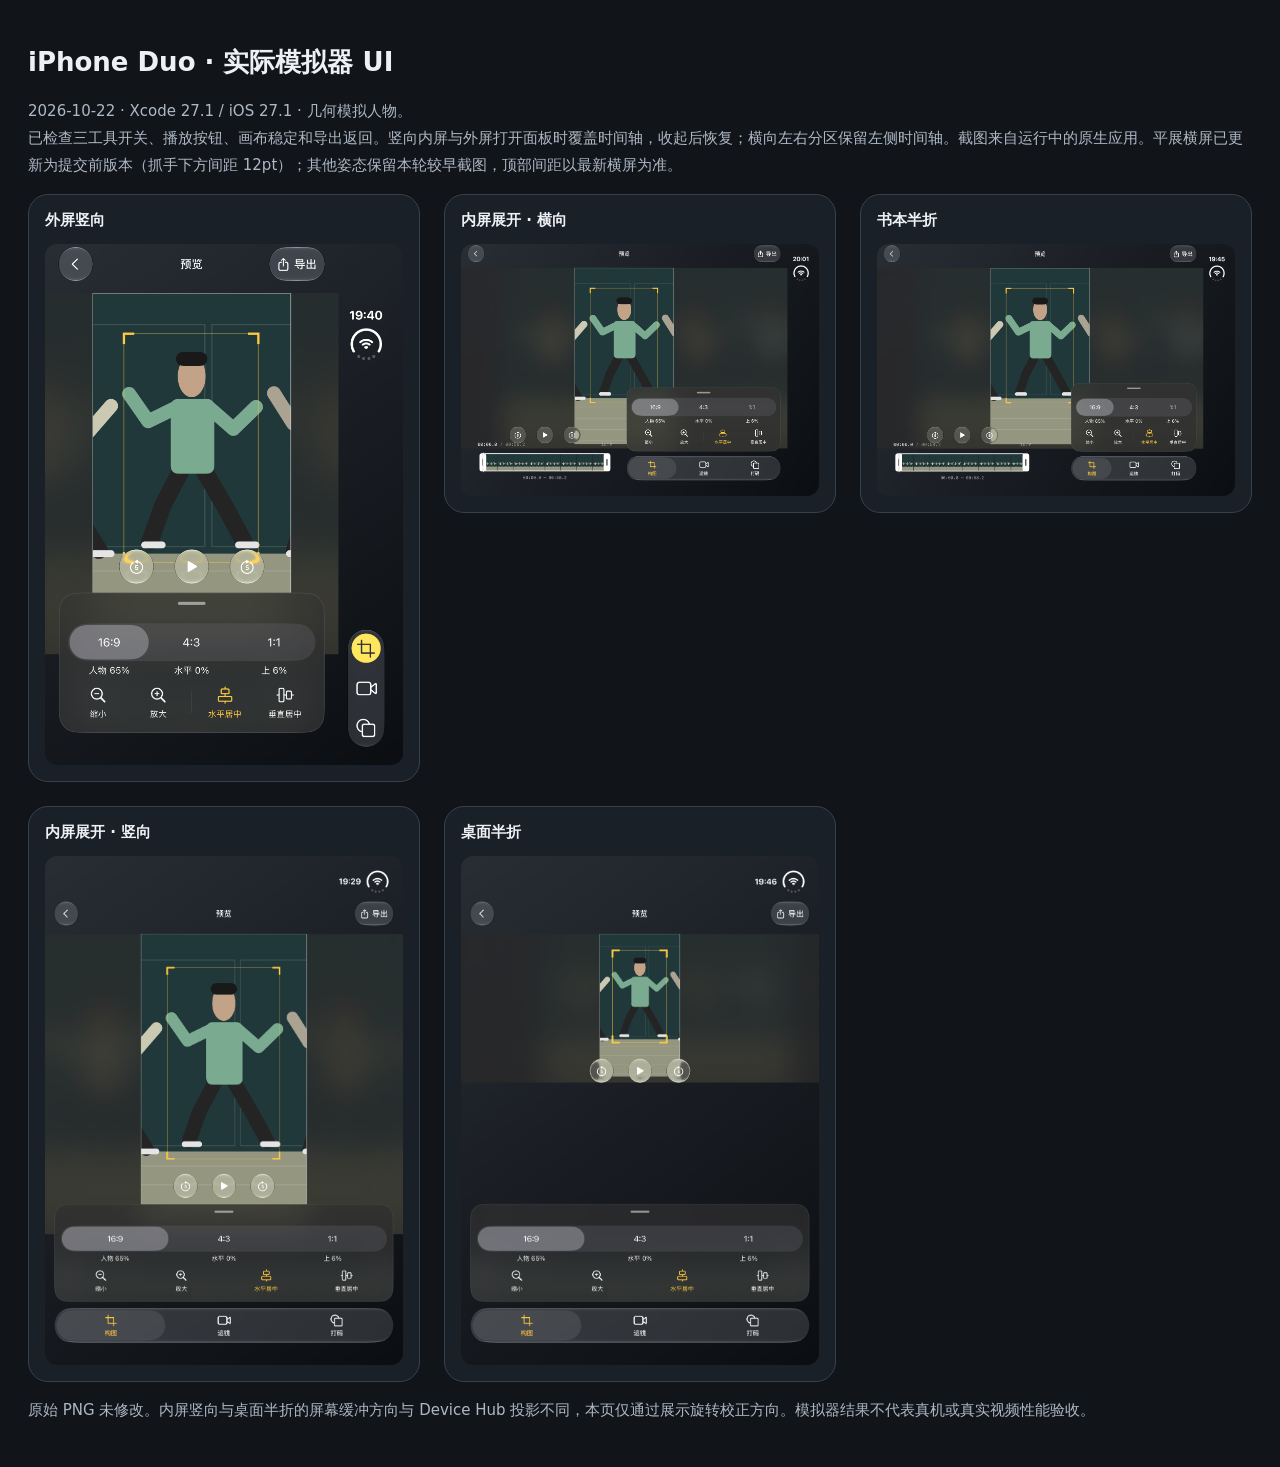
<file: docs/design-assets/duo/simulator-2026-10-22/index.html>
<!doctype html><html lang="zh-CN"><meta charset="utf-8"><meta name="viewport" content="width=device-width,initial-scale=1"><title>Duo 实际模拟器 UI 验证</title><style>*{box-sizing:border-box}body{margin:0;background:#11151a;color:#edf0f4;font:15px system-ui;padding:28px}h1{font-size:26px}p{color:#aeb8c5;line-height:1.8}.grid{display:grid;grid-template-columns:repeat(auto-fit,minmax(320px,1fr));gap:24px;align-items:start}figure{margin:0;padding:16px;border:1px solid #38414b;border-radius:20px;background:#1a2028}figcaption{margin-bottom:14px;font-weight:600}img{display:block;width:100%;height:auto;border-radius:12px}.rotate{transform:rotate(180deg)}a{color:#e9c566}</style><h1>iPhone Duo · 实际模拟器 UI</h1><p>2026-10-22 · Xcode 27.1 / iOS 27.1 · 几何模拟人物。<br>已检查三工具开关、播放按钮、画布稳定和导出返回。竖向内屏与外屏打开面板时覆盖时间轴，收起后恢复；横向左右分区保留左侧时间轴。截图来自运行中的原生应用。平展横屏已更新为提交前版本（抓手下方间距 12pt）；其他姿态保留本轮较早截图，顶部间距以最新横屏为准。</p><div class="grid"><figure><figcaption>外屏竖向</figcaption><a href="outer-portrait.png"><img class="" src="outer-portrait.png" alt="外屏竖向实际截图"></a></figure><figure><figcaption>内屏展开 · 横向</figcaption><a href="inner-landscape.png"><img class="" src="inner-landscape.png" alt="内屏展开 · 横向实际截图"></a></figure><figure><figcaption>书本半折</figcaption><a href="book.png"><img class="" src="book.png" alt="书本半折实际截图"></a></figure><figure><figcaption>内屏展开 · 竖向</figcaption><a href="inner-portrait-raw.png"><img class="rotate" src="inner-portrait-raw.png" alt="内屏展开 · 竖向实际截图"></a></figure><figure><figcaption>桌面半折</figcaption><a href="table-raw.png"><img class="rotate" src="table-raw.png" alt="桌面半折实际截图"></a></figure></div><p>原始 PNG 未修改。内屏竖向与桌面半折的屏幕缓冲方向与 Device Hub 投影不同，本页仅通过展示旋转校正方向。模拟器结果不代表真机或真实视频性能验收。</p></html>
</file>
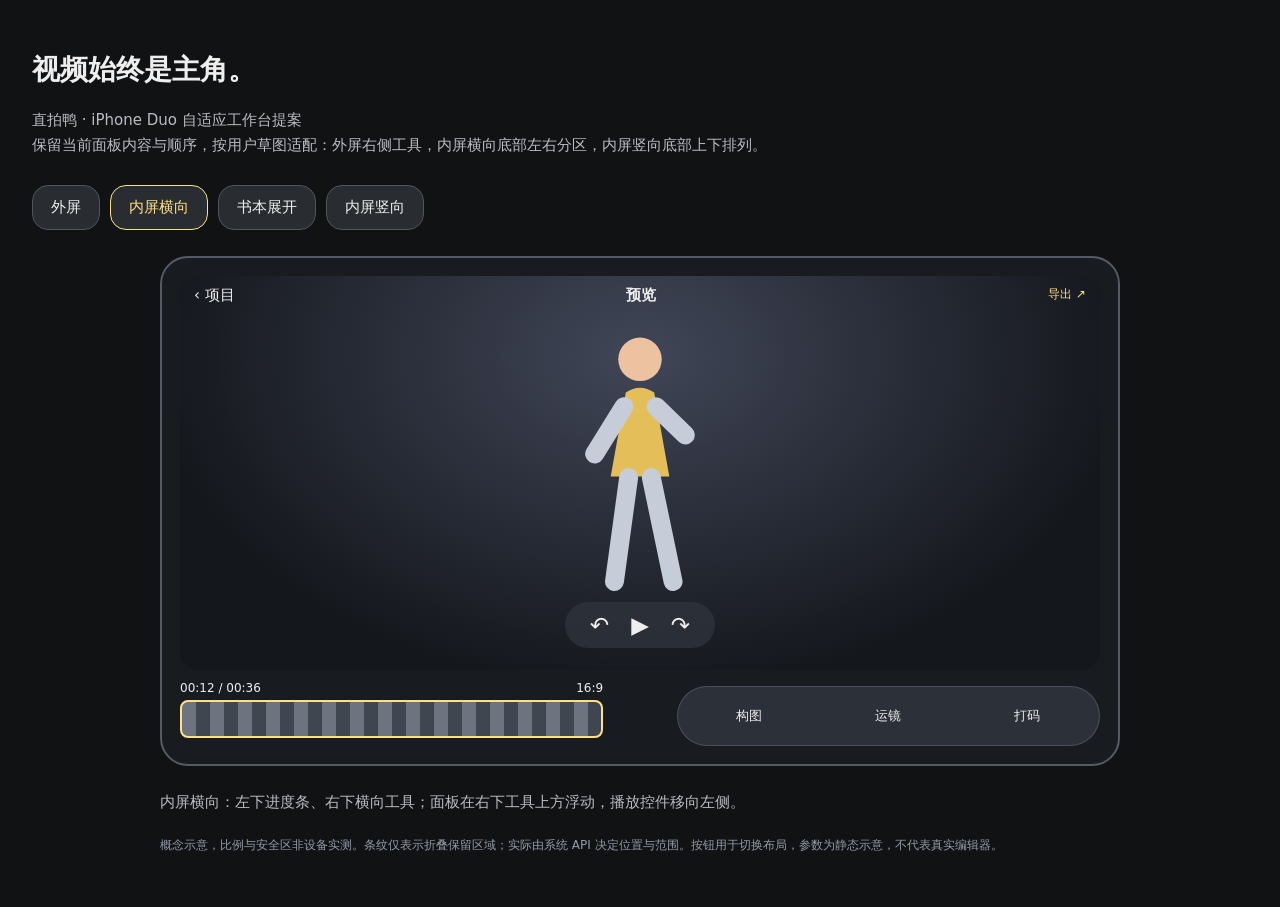
<file: docs/design-assets/duo/2026-10-22-adaptive-workspace.html>
<!doctype html><html lang="zh-CN"><meta charset="utf-8"><meta name="viewport" content="width=device-width, initial-scale=1"><title>直拍鸭 · Duo 工作台设计</title><style>
*{box-sizing:border-box}body{margin:0;background:#101214;color:#eee;font:15px system-ui;padding:32px}h1{font-size:28px}p{color:#b9bcc1;line-height:1.7}button{font:inherit;color:inherit;cursor:pointer;background:#292d32;border:1px solid #50545b;border-radius:16px;padding:12px 18px}button[aria-pressed=true]{color:#ffe184;border-color:#ffe184}nav{display:flex;gap:10px;flex-wrap:wrap;margin:26px 0}.device{margin:auto;width:100%;max-width:960px;height:510px;border:2px solid #555b64;border-radius:28px;background:#181c21;position:relative;overflow:hidden}.canvas{position:absolute;inset:18px 18px 94px;border-radius:18px;background:radial-gradient(ellipse at 50% 20%,#414658,#14171c 75%);display:flex;align-items:center;justify-content:center}.figure{height:72%;width:30%}.canvas>.tag{display:none}.controls{position:absolute;inset:18px;pointer-events:none}.controls>*{pointer-events:auto}.top{position:absolute;top:10px;left:14px;right:14px;display:flex;justify-content:space-between}.tag{color:#ffe184;font-size:12px}.tools{position:absolute;bottom:0;left:54%;right:0;height:60px;padding:4px;display:flex;border-radius:32px;background:#30353cdd;border:1px solid #ffffff25;gap:4px}.tools button{flex:1;border:0;background:none;border-radius:28px;padding:8px;font-size:13px}.tools button[aria-pressed=true]{background:#ffffff18}.timeline{position:absolute;bottom:8px;left:0;width:46%;height:38px;border:2px solid #ffe184;border-radius:8px;background:repeating-linear-gradient(90deg,#6d7480 0 14px,#3f4650 14px 28px)}.controls>.readings{position:absolute;bottom:51px;left:0;width:46%;display:flex;justify-content:space-between;font-size:12px}.transport{position:absolute;bottom:98px;left:calc(50% - 75px);width:150px;text-align:center;font-size:23px;padding:10px;border-radius:32px;background:#30353cbb}.panel-open .transport{left:calc(24% - 75px)}#settings{position:absolute;bottom:80px;left:54%;right:0;padding:12px;border-radius:24px;background:#30353ce8;border:1px solid #ffffff25;backdrop-filter:blur(18px)}#settings[hidden]{display:none}.handle{height:4px;width:32px;border-radius:5px;background:#ffffff55;margin:0 auto 12px}#settings .readings{display:flex;justify-content:space-around;font-size:12px;margin:12px 0}#settings .handle+.readings{height:48px;background:#ffffff12;border-radius:12px;align-items:center;margin:0 0 12px}.adjustments{display:flex;gap:6px;margin-top:12px}.adjustments button{padding:8px 2px;border:0;background:none;font-size:12px;min-height:44px;flex:1}.rail,.fold{display:none}.device.outer{max-width:460px;height:640px}.outer .canvas{right:100px;bottom:92px}.outer .top{right:90px}.outer .tools{left:auto;right:0;width:64px;height:194px;flex-direction:column}.outer .timeline,.outer .controls>.readings{width:auto;right:82px}.outer #settings{left:0;right:82px;bottom:64px}.outer .transport,.outer.panel-open .transport{left:calc((100% - 82px)/2 - 75px);bottom:110px}.outer.panel-open .transport{bottom:300px}.device.portrait{max-width:440px;height:710px}.portrait .canvas{bottom:240px}.portrait .tools{left:0;right:0}.portrait .timeline,.portrait .controls>.readings{width:100%;right:0}.portrait .timeline{bottom:78px}.portrait .controls>.readings{bottom:122px}.portrait .transport{left:calc(50% - 75px);bottom:205px}.portrait #settings{left:0;right:0;bottom:118px}.portrait.panel-open .transport{left:calc(50% - 75px);bottom:290px}.caption{max-width:960px;margin:20px auto}.note{font-size:12px;color:#939ba7}.viewport{overflow-x:auto;padding-bottom:4px}@media(max-width:650px){body{padding:16px}.device.flat,.device.book{min-width:590px}.device.outer,.device.portrait{min-width:330px}}
</style>
<h1>视频始终是主角。</h1><p>直拍鸭 · iPhone Duo 自适应工作台提案<br>保留当前面板内容与顺序，按用户草图适配：外屏右侧工具，内屏横向底部左右分区，内屏竖向底部上下排列。</p><nav aria-label="布局示意"><button data-mode="outer">外屏</button><button data-mode="flat" aria-pressed="true">内屏横向</button><button data-mode="book">书本展开</button><button data-mode="portrait">内屏竖向</button></nav><div class="viewport"><main class="device flat" id="device"><section class="canvas" aria-label="纯几何模拟人物"><svg class="figure" viewBox="0 0 120 300" role="img" aria-label="绘制的模拟舞者"><circle cx="60" cy="30" r="23" fill="#edc2a1"/><path d="M45 65 Q60 55 75 65 L91 154 29 154Z" fill="#e4bf59"/><path d="M43 80 L12 130 M77 80 L108 110 M48 155 L33 265 M72 155 L95 265" fill="none" stroke="#c6ccd8" stroke-width="20" stroke-linecap="round"/></svg><span class="tag" style="position:absolute;top:18px;left:18px">预览 · 模拟素材</span></section><section class="controls"><div class="top"><span>‹ 项目</span><strong>预览</strong><span class="tag">导出 ↗</span></div><div class="transport">↶ &nbsp; ▶ &nbsp; ↷</div><div class="readings"><span>00:12 / 00:36</span><span>16:9</span></div><div class="timeline" aria-label="时间轴示意"></div><div class="tools"><button aria-pressed="false">构图</button><button>运镜</button><button>打码</button></div><div id="settings" hidden><div class="handle"></div><div class="readings"><span>16:9</span><span>4:3</span><span>1:1</span></div><div class="readings"><span>占比 60%</span><span>左右 0%</span><span>上下 0%</span></div><div class="adjustments"><button aria-label="缩小">−</button><button aria-label="放大">＋</button><button>水平居中</button><button>垂直居中</button></div></div></section><div class="fold"></div><aside class="rail" aria-label="系统侧栏位置示意"><span>‹</span><span>↗</span><span>•••</span></aside></main></div><p class="caption" id="caption">展开：工具横向固定在底部，与时间轴保持普通 iPhone 的顺序；面板向上浮动，展开时仍显示时间轴。</p><p class="caption note">概念示意，比例与安全区非设备实测。条纹仅表示折叠保留区域；实际由系统 API 决定位置与范围。按钮用于切换布局，参数为静态示意，不代表真实编辑器。</p><script>
const device=document.getElementById('device'),panel=document.getElementById('settings');
const captions={outer:'外屏：右侧竖向工具；进度条位于视频下方，面板覆盖视频下部并保留进度条。',flat:'内屏横向：左下进度条、右下横向工具；面板在右下工具上方浮动，播放控件移向左侧。',book:'书本展开：与内屏横向保持一致，左下进度条、右下工具，面板在工具上方浮动。',portrait:'内屏竖向：上方视频，底部依次为进度条和横向工具；面板浮在工具上方，播放控件在展开时移入视频。'};
document.querySelectorAll('[data-mode]').forEach(b=>b.onclick=()=>{device.className='device '+b.dataset.mode+(panel.hidden?'':' panel-open');document.getElementById('caption').textContent=captions[b.dataset.mode];document.querySelectorAll('[data-mode]').forEach(x=>x.setAttribute('aria-pressed',String(x===b)))});
document.querySelectorAll('.tools button').forEach(b=>b.onclick=()=>{if(b.textContent!=='构图')return;panel.hidden=!panel.hidden;b.setAttribute('aria-pressed',String(!panel.hidden));device.classList.toggle('panel-open',!panel.hidden)});
document.getElementById('caption').textContent=captions.flat;
</script></html>
</file>
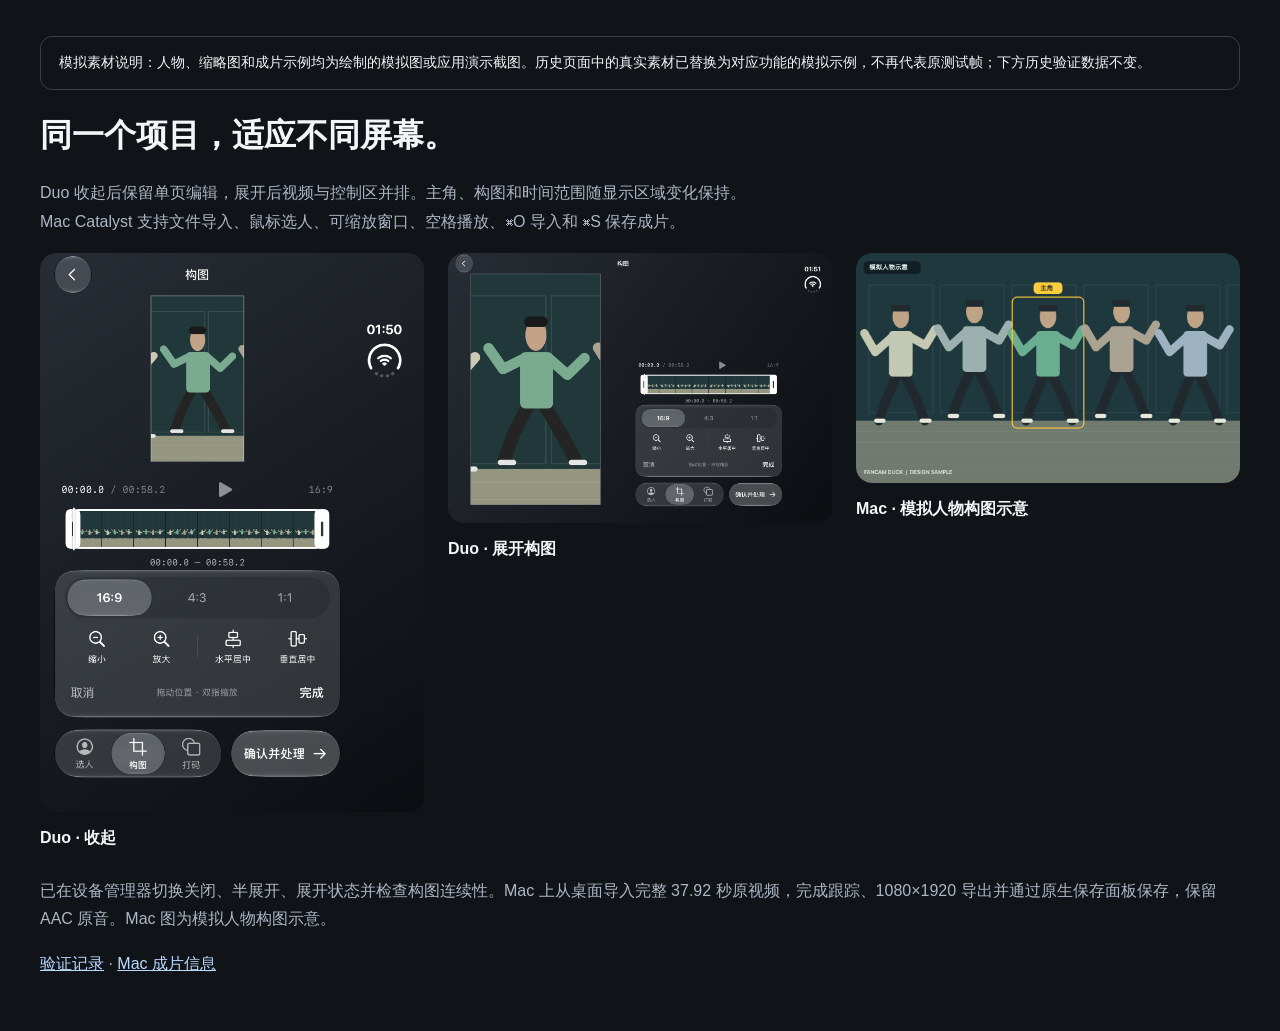
<file: docs/validation/adaptive-workspace/review.html>
<!doctype html><html lang="zh-CN"><meta charset="utf-8"><meta name="viewport" content="width=device-width,initial-scale=1"><title>直拍鸭 · Duo 与 Mac 适配</title><style>body{margin:0;background:#101318;color:#f4f5f7;font:16px -apple-system,BlinkMacSystemFont,sans-serif}main{max-width:1200px;margin:auto;padding:36px 24px}p{color:#adb6c4;line-height:1.8}section{display:grid;grid-template-columns:repeat(auto-fit,minmax(280px,1fr));gap:24px}figure{margin:0}img{width:100%;max-height:700px;object-fit:contain;background:#090b0e;border-radius:16px}figcaption{margin:12px 0;font-weight:600}a{color:#bad9ff}</style><main><aside class="synthetic-notice" style="padding:14px 18px;margin:0 0 24px;border:1px solid #8196ae55;border-radius:12px;font-size:14px;line-height:1.7">模拟素材说明：人物、缩略图和成片示例均为绘制的模拟图或应用演示截图。历史页面中的真实素材已替换为对应功能的模拟示例，不再代表原测试帧；下方历史验证数据不变。</aside><h1>同一个项目，适应不同屏幕。</h1><p>Duo 收起后保留单页编辑，展开后视频与控制区并排。主角、构图和时间范围随显示区域变化保持。<br>Mac Catalyst 支持文件导入、鼠标选人、可缩放窗口、空格播放、⌘O 导入和 ⌘S 保存成片。</p><section><figure><img src="duo-closed.png"><figcaption>Duo · 收起</figcaption></figure><figure><img src="duo-open.png"><figcaption>Duo · 展开构图</figcaption></figure><figure><img src="../../design-assets/baseline.png"><figcaption>Mac · 模拟人物构图示意</figcaption></figure></section><p>已在设备管理器切换关闭、半展开、展开状态并检查构图连续性。Mac 上从桌面导入完整 37.92 秒原视频，完成跟踪、1080×1920 导出并通过原生保存面板保存，保留 AAC 原音。Mac 图为模拟人物构图示意。</p><p><a href="verification.json">验证记录</a> · <a href="mac-export.json">Mac 成片信息</a></p></main></html>
</file>
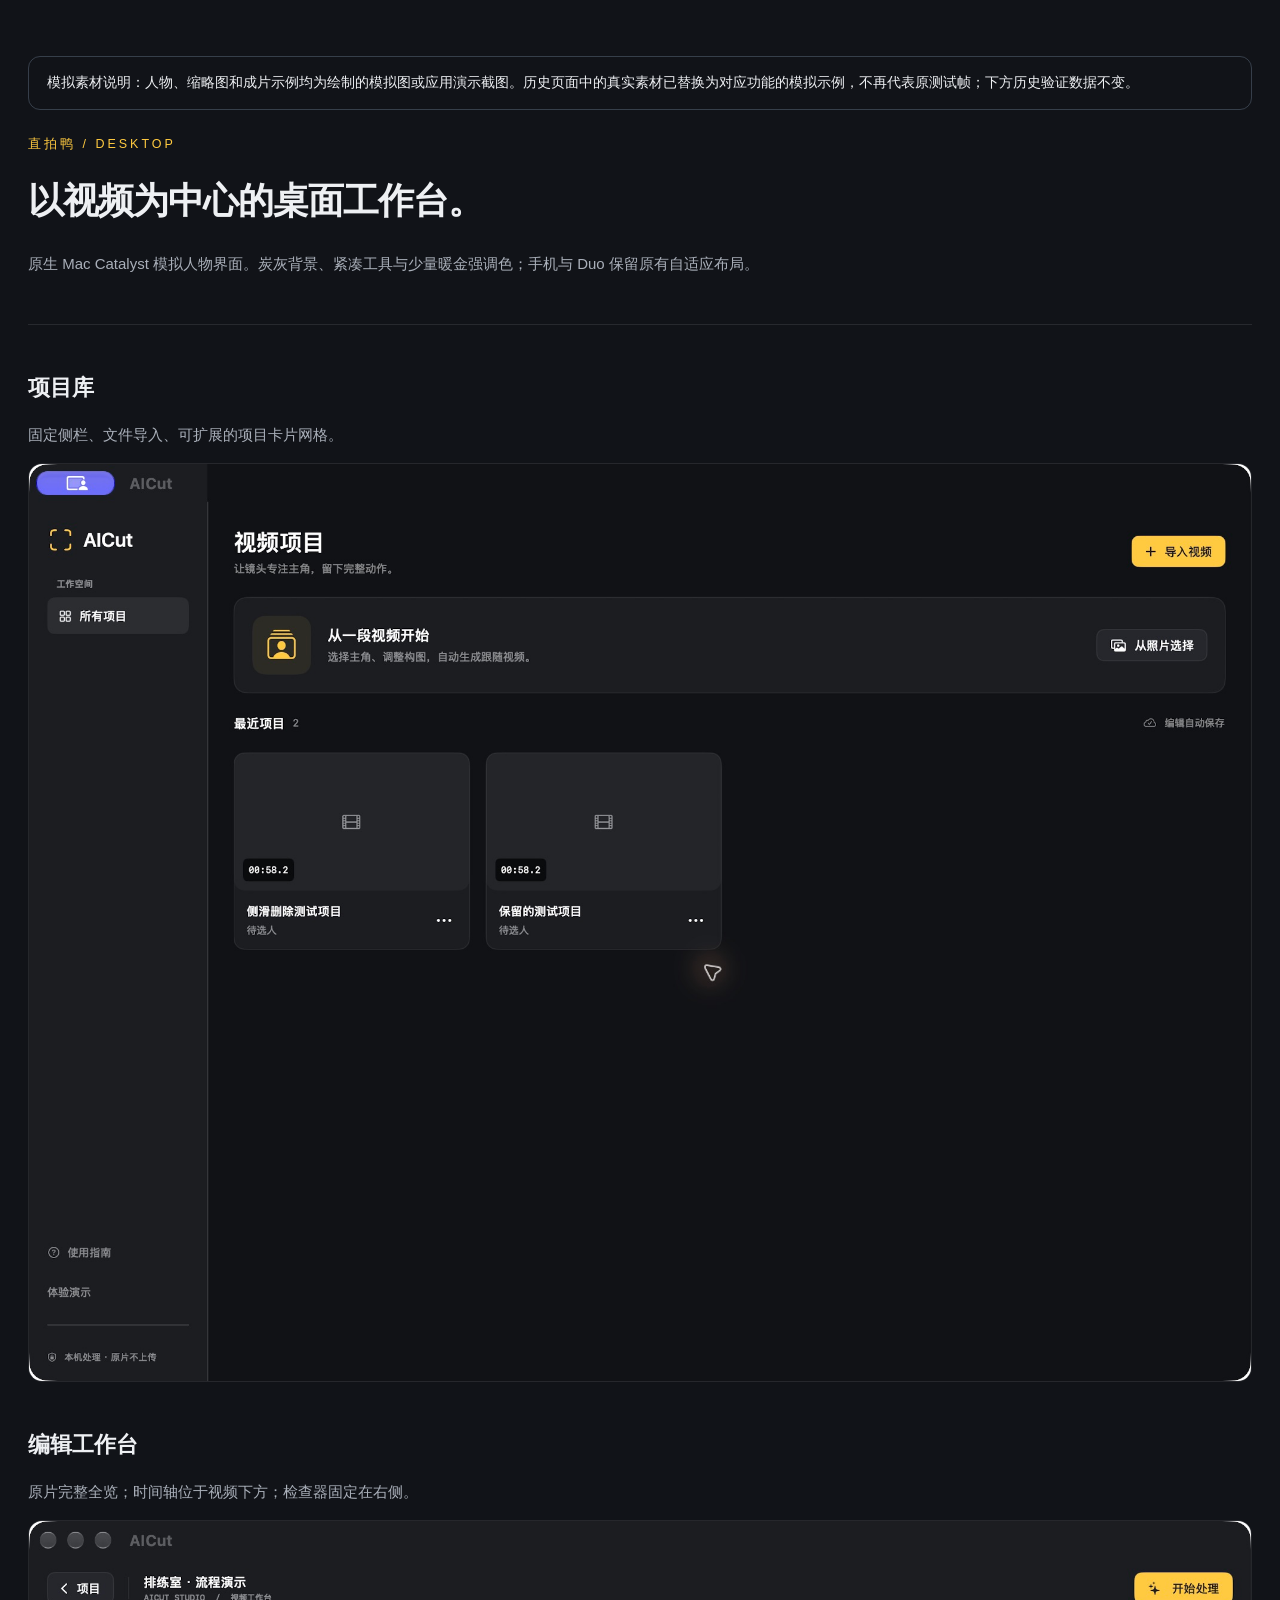
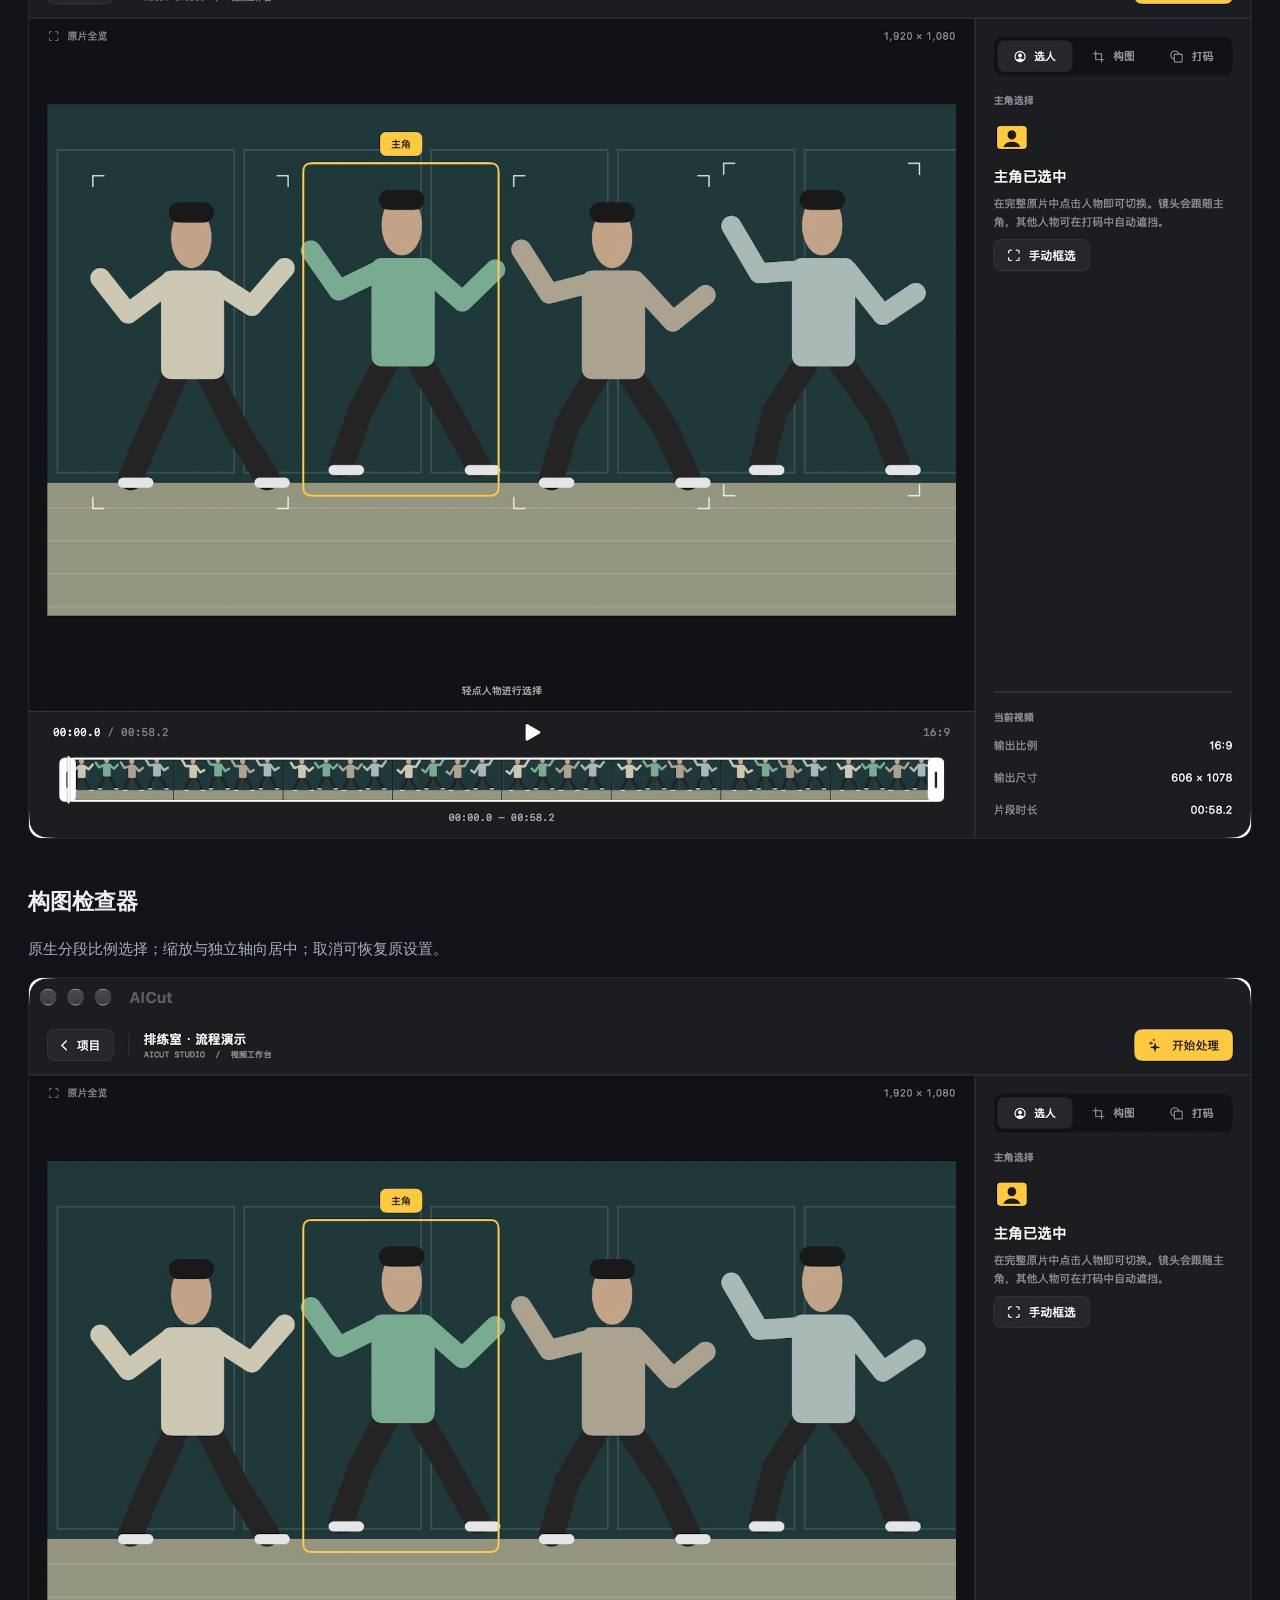
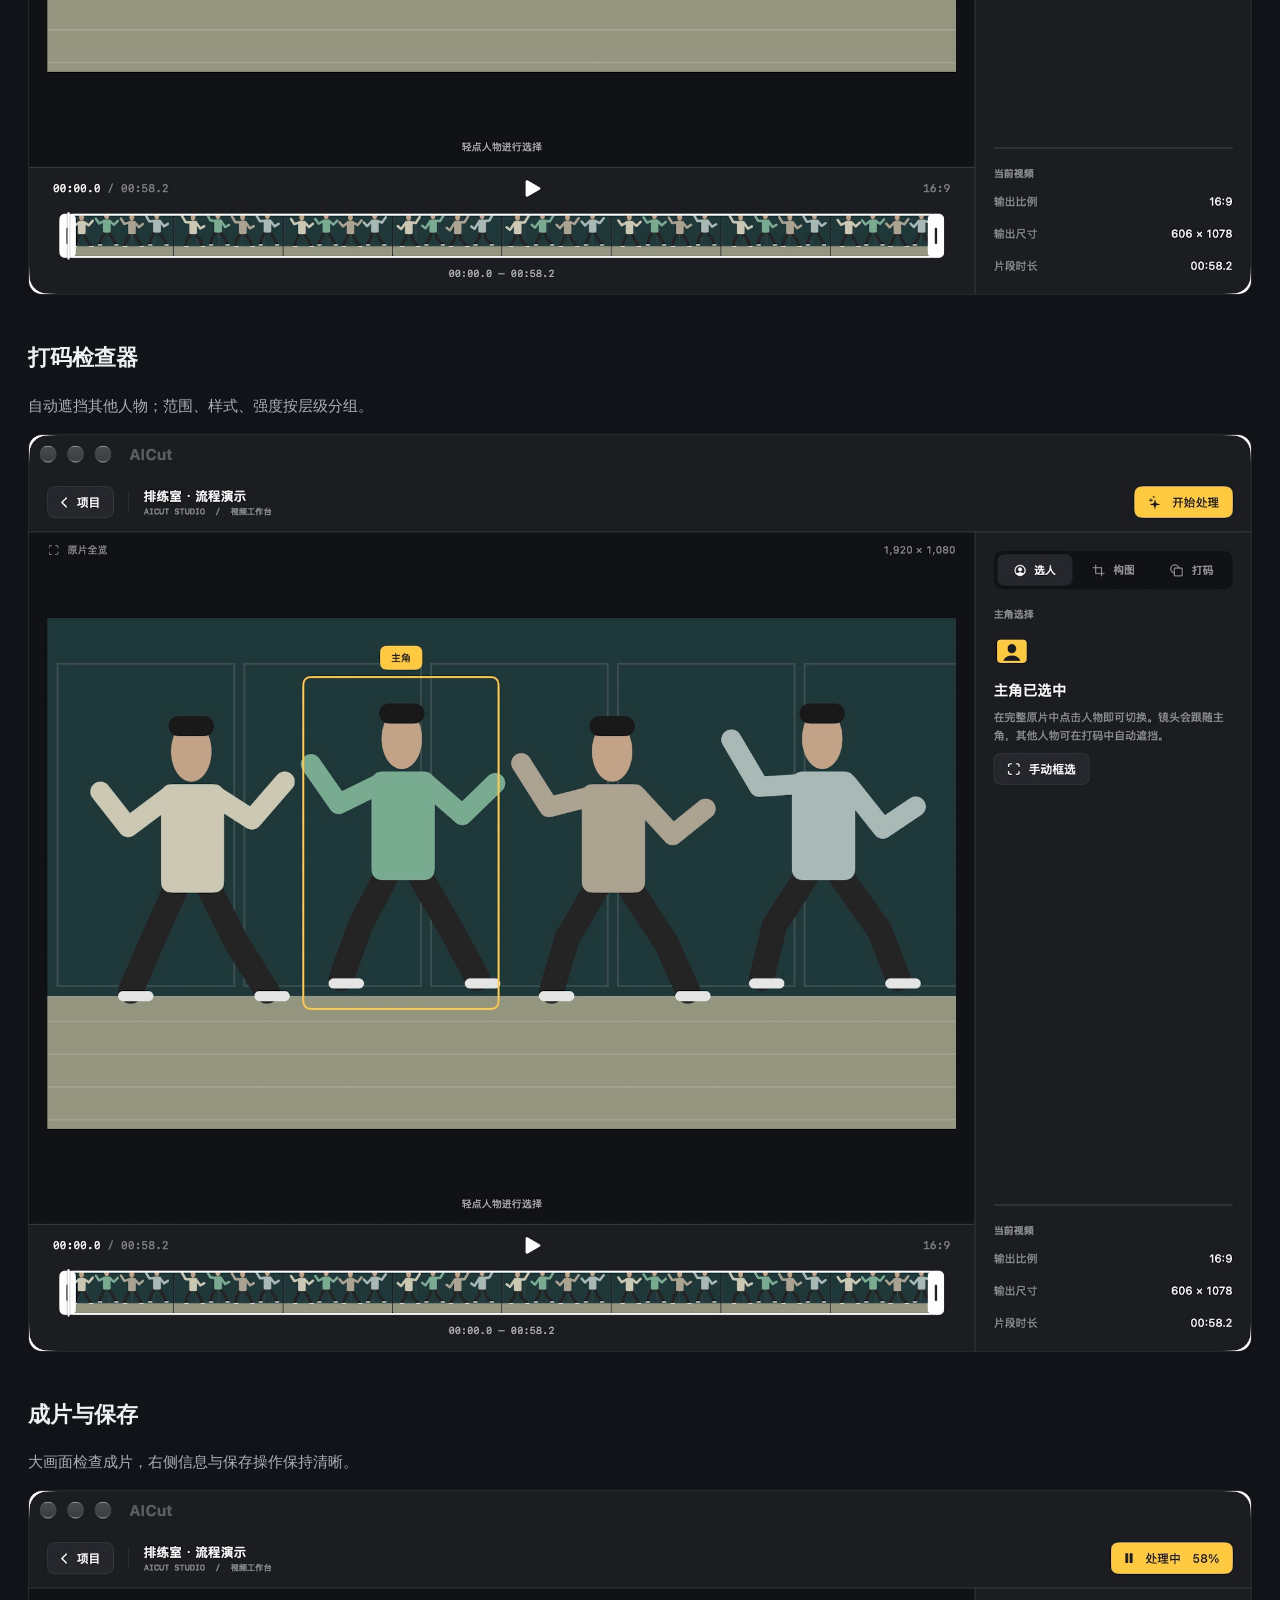
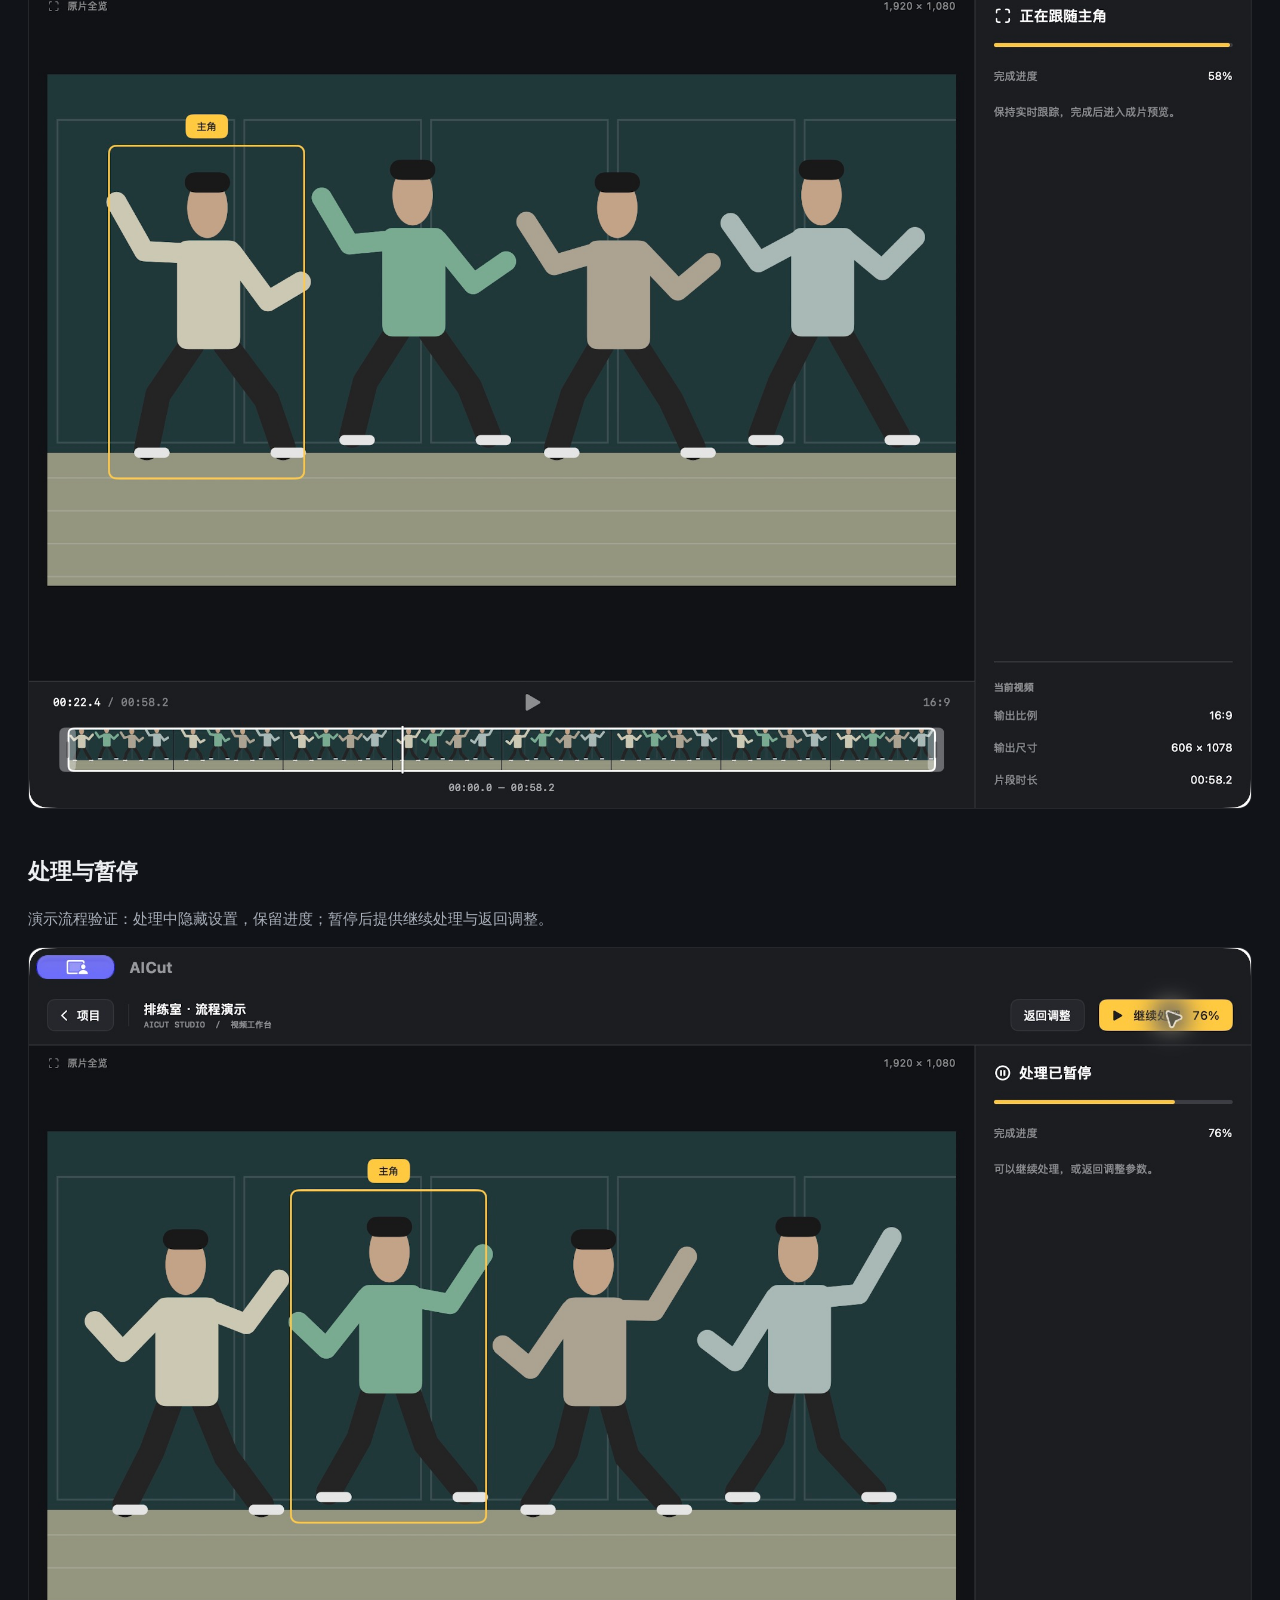
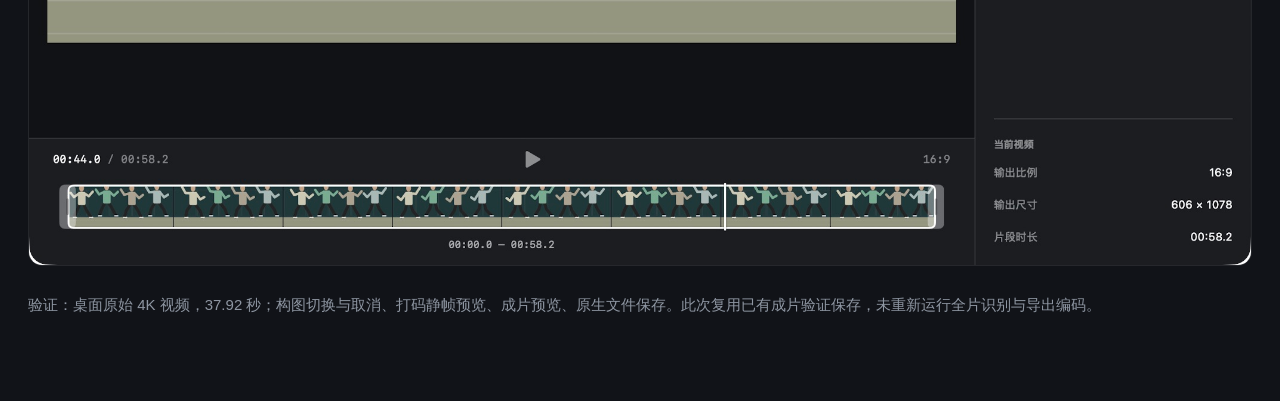
<file: docs/validation/desktop-redesign/review.html>
<!doctype html><html lang="zh-CN"><meta charset="utf-8"><meta name="viewport" content="width=device-width,initial-scale=1"><title>直拍鸭 · 桌面工作台</title><style>*{box-sizing:border-box}body{margin:0;background:#111318;color:#eef0f3;font:15px -apple-system,BlinkMacSystemFont,sans-serif}main{max-width:1280px;margin:auto;padding:56px 28px}header{padding-bottom:32px;border-bottom:1px solid #ffffff18}small{color:#ffca40;letter-spacing:3px}h1{font-size:36px;letter-spacing:-1px}p{color:#a9afb9;line-height:1.8}section{margin-top:48px}h2{font-size:22px}img{display:block;width:100%;border:1px solid #ffffff16;border-radius:14px}a{color:inherit}footer{padding:30px 0;color:#8e96a2}</style><main><aside class="synthetic-notice" style="padding:14px 18px;margin:0 0 24px;border:1px solid #8196ae55;border-radius:12px;font-size:14px;line-height:1.7">模拟素材说明：人物、缩略图和成片示例均为绘制的模拟图或应用演示截图。历史页面中的真实素材已替换为对应功能的模拟示例，不再代表原测试帧；下方历史验证数据不变。</aside><header><small>直拍鸭 / DESKTOP</small><h1>以视频为中心的桌面工作台。</h1><p>原生 Mac Catalyst 模拟人物界面。炭灰背景、紧凑工具与少量暖金强调色；手机与 Duo 保留原有自适应布局。</p></header><section><h2>项目库</h2><p>固定侧栏、文件导入、可扩展的项目卡片网格。</p><a href="../../design-assets/mac/library.png"><img src="../../design-assets/mac/library.png" alt="项目库" loading="lazy"></a></section><section><h2>编辑工作台</h2><p>原片完整全览；时间轴位于视频下方；检查器固定在右侧。</p><a href="../../design-assets/mac/editor.png"><img src="../../design-assets/mac/editor.png" alt="编辑工作台" loading="lazy"></a></section><section><h2>构图检查器</h2><p>原生分段比例选择；缩放与独立轴向居中；取消可恢复原设置。</p><a href="../../design-assets/mac/composition.png"><img src="../../design-assets/mac/composition.png" alt="构图检查器" loading="lazy"></a></section><section><h2>打码检查器</h2><p>自动遮挡其他人物；范围、样式、强度按层级分组。</p><a href="../../design-assets/mac/redaction.png"><img src="../../design-assets/mac/redaction.png" alt="打码检查器" loading="lazy"></a></section><section><h2>成片与保存</h2><p>大画面检查成片，右侧信息与保存操作保持清晰。</p><a href="../../design-assets/mac/export.png"><img src="../../design-assets/mac/export.png" alt="成片与保存" loading="lazy"></a></section><section><h2>处理与暂停</h2><p>演示流程验证：处理中隐藏设置，保留进度；暂停后提供继续处理与返回调整。</p><a href="paused-demo.png"><img src="paused-demo.png" alt="桌面暂停处理，演示素材" loading="lazy"></a></section><footer>验证：桌面原始 4K 视频，37.92 秒；构图切换与取消、打码静帧预览、成片预览、原生文件保存。此次复用已有成片验证保存，未重新运行全片识别与导出编码。</footer></main></html>
</file>
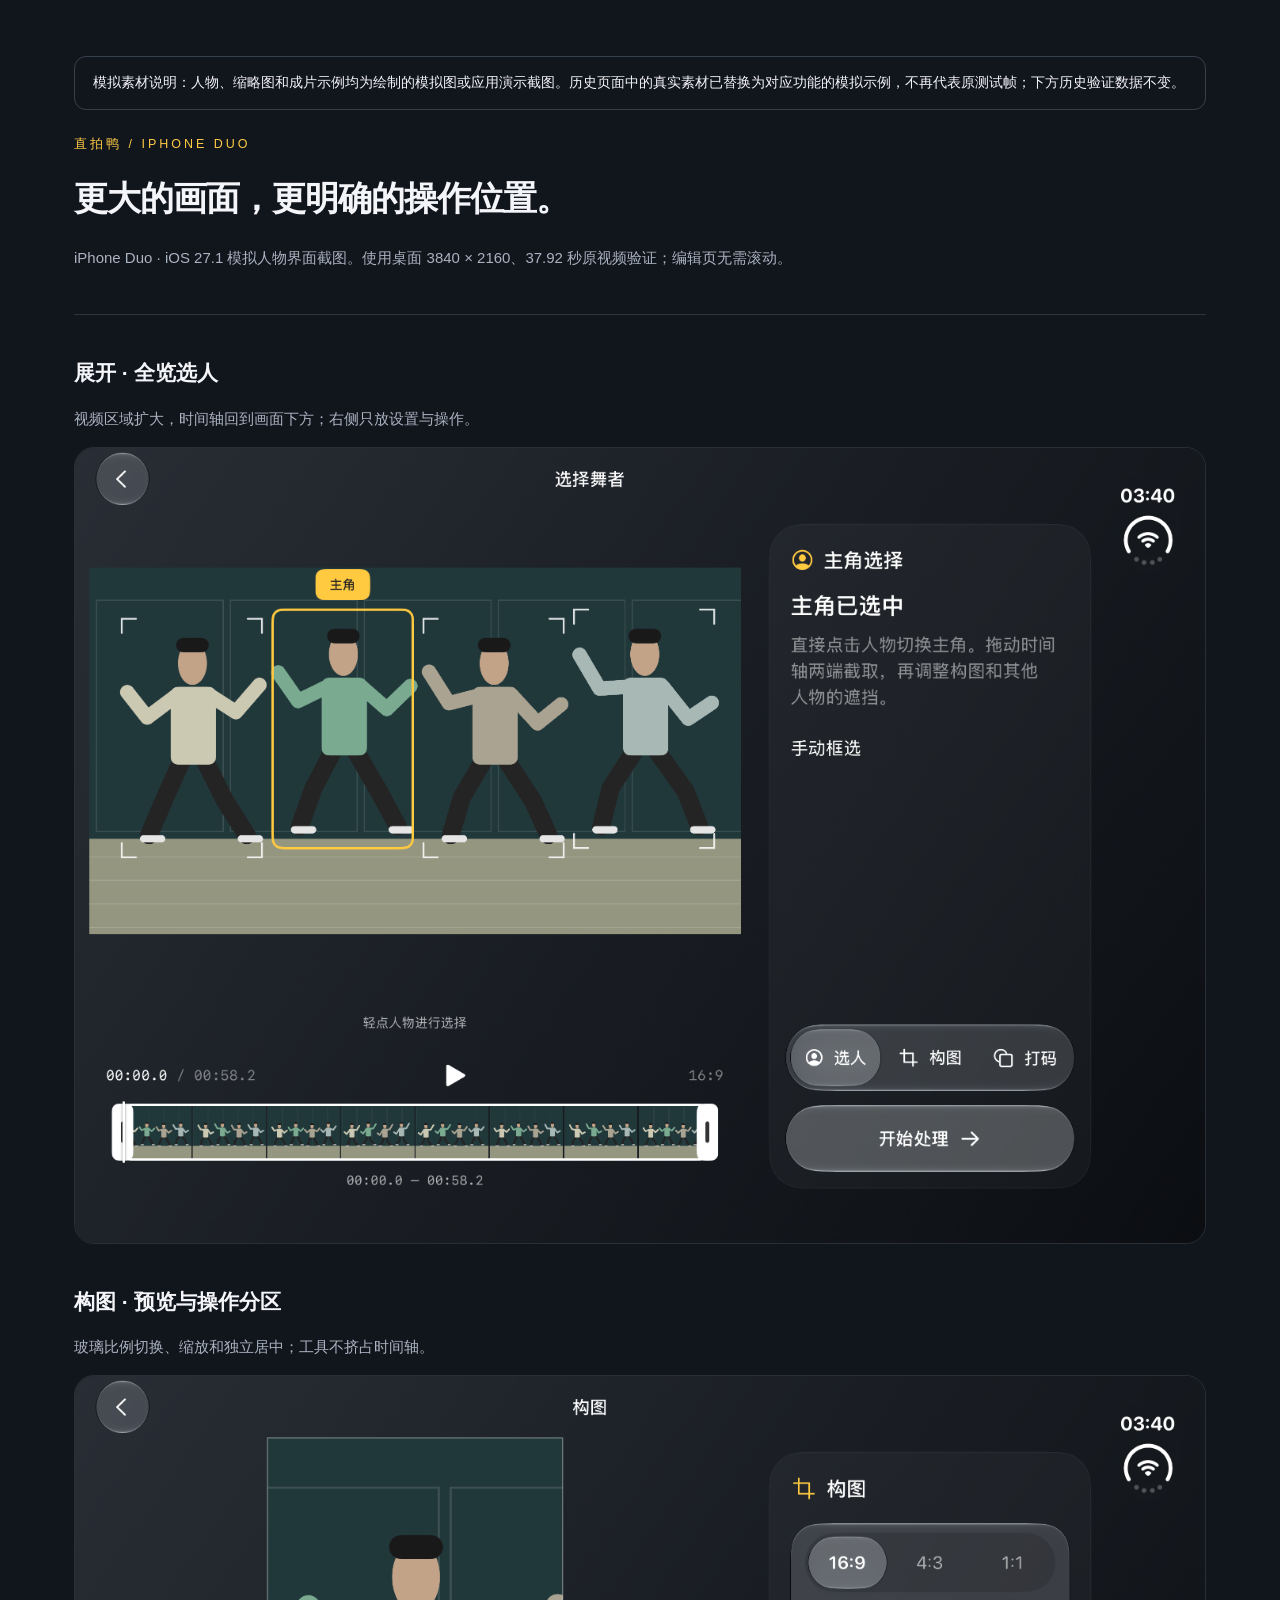
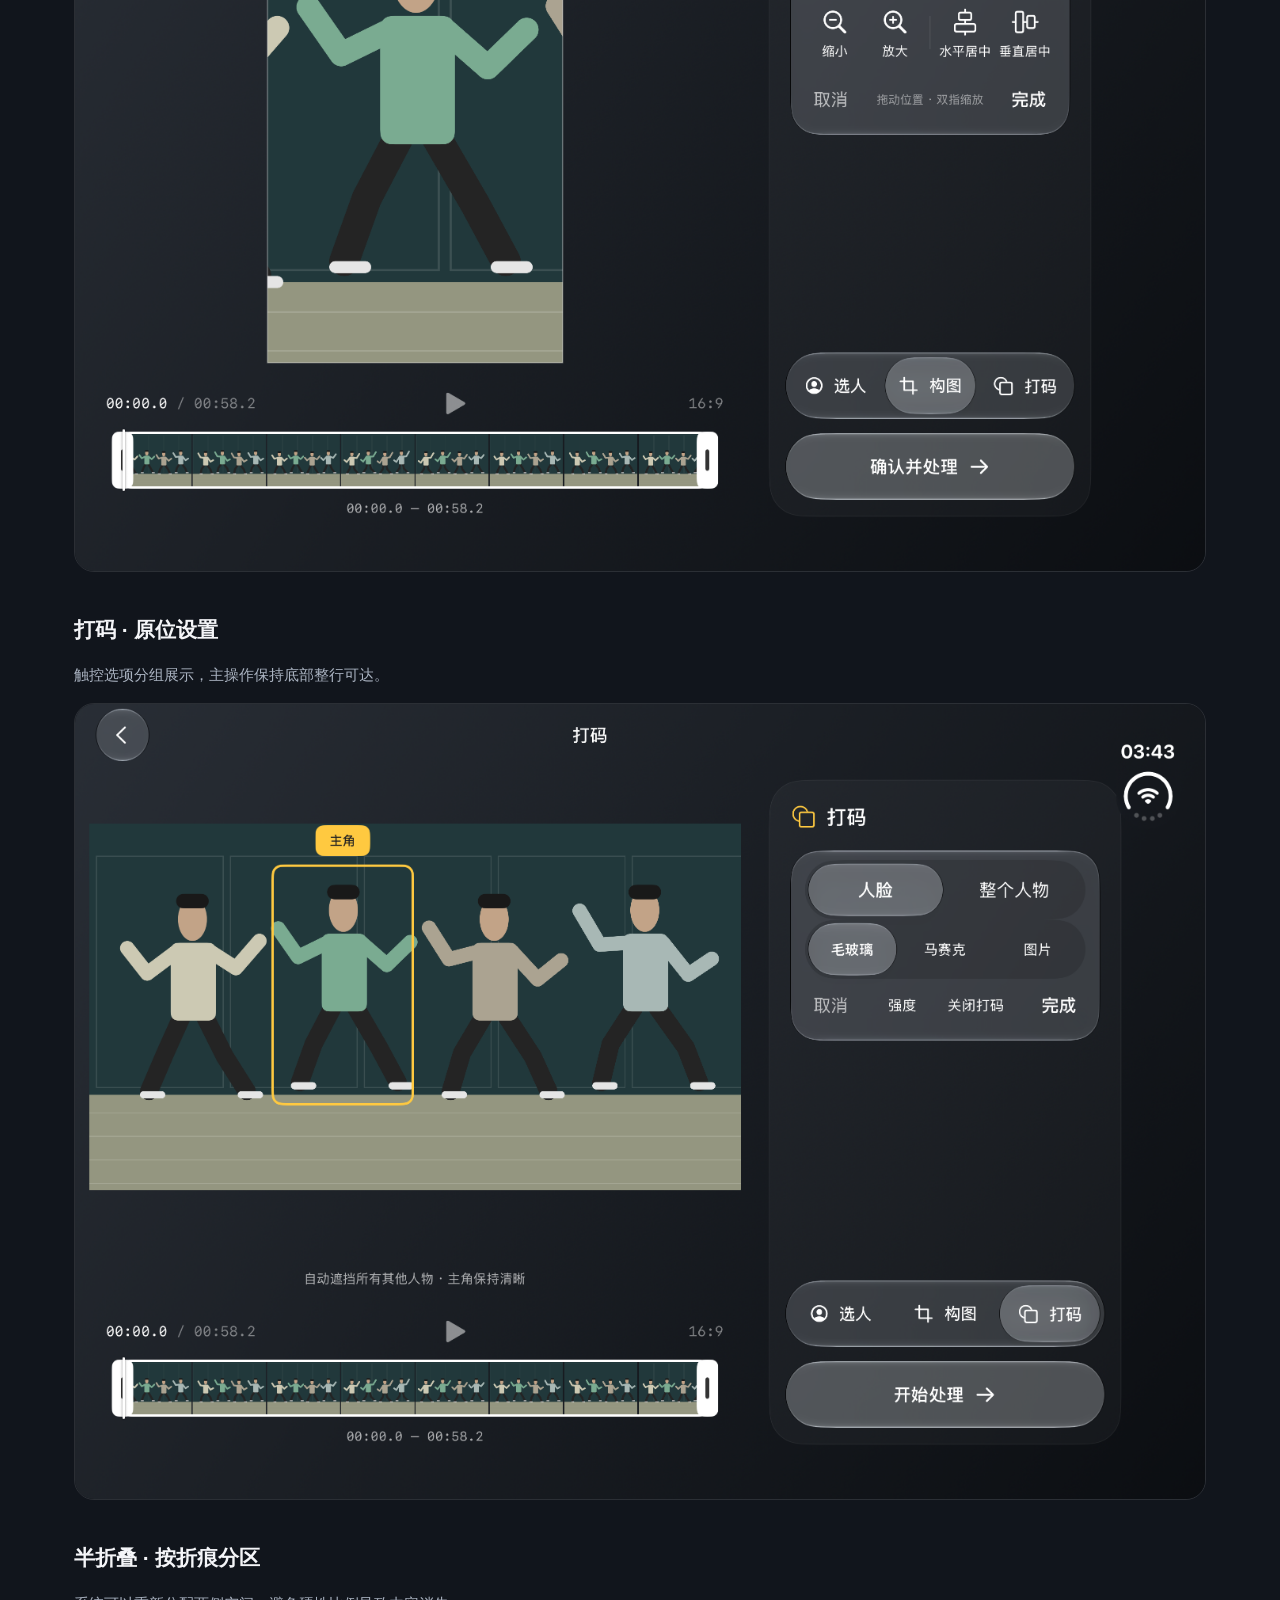
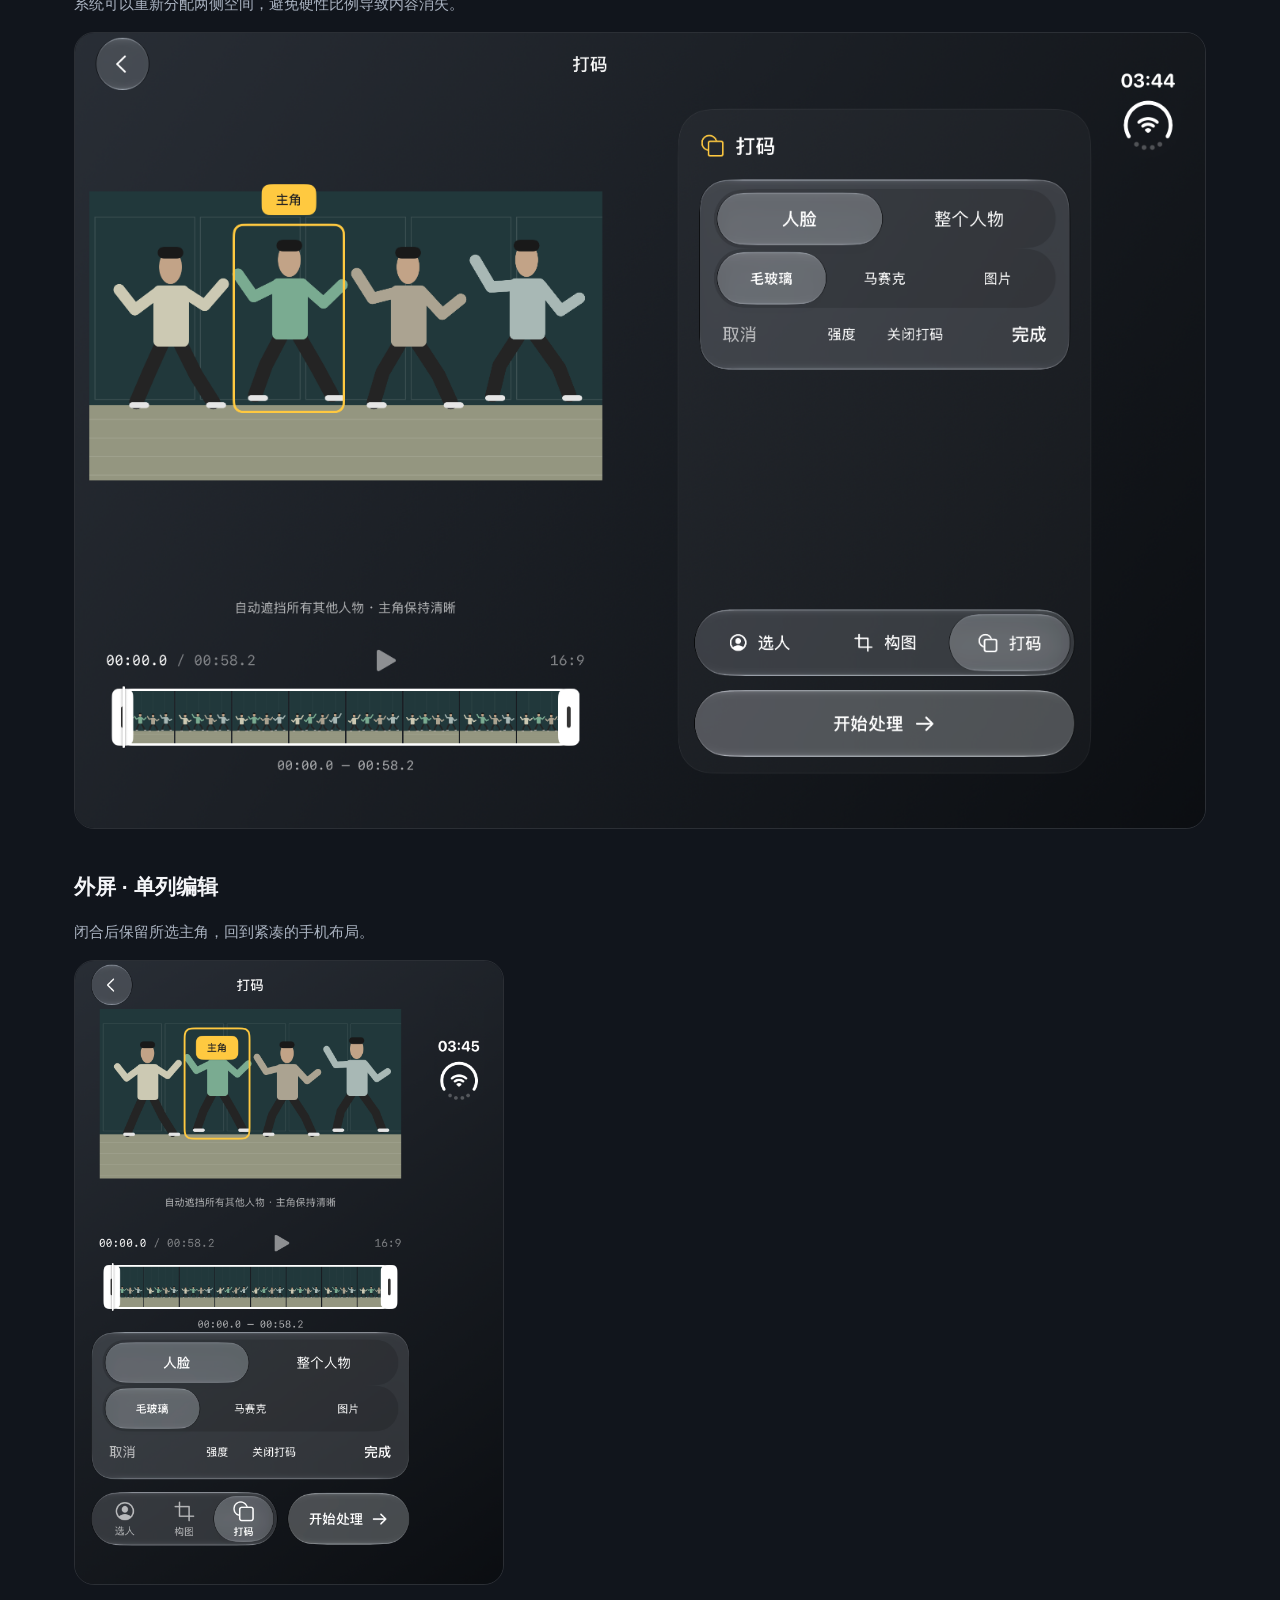
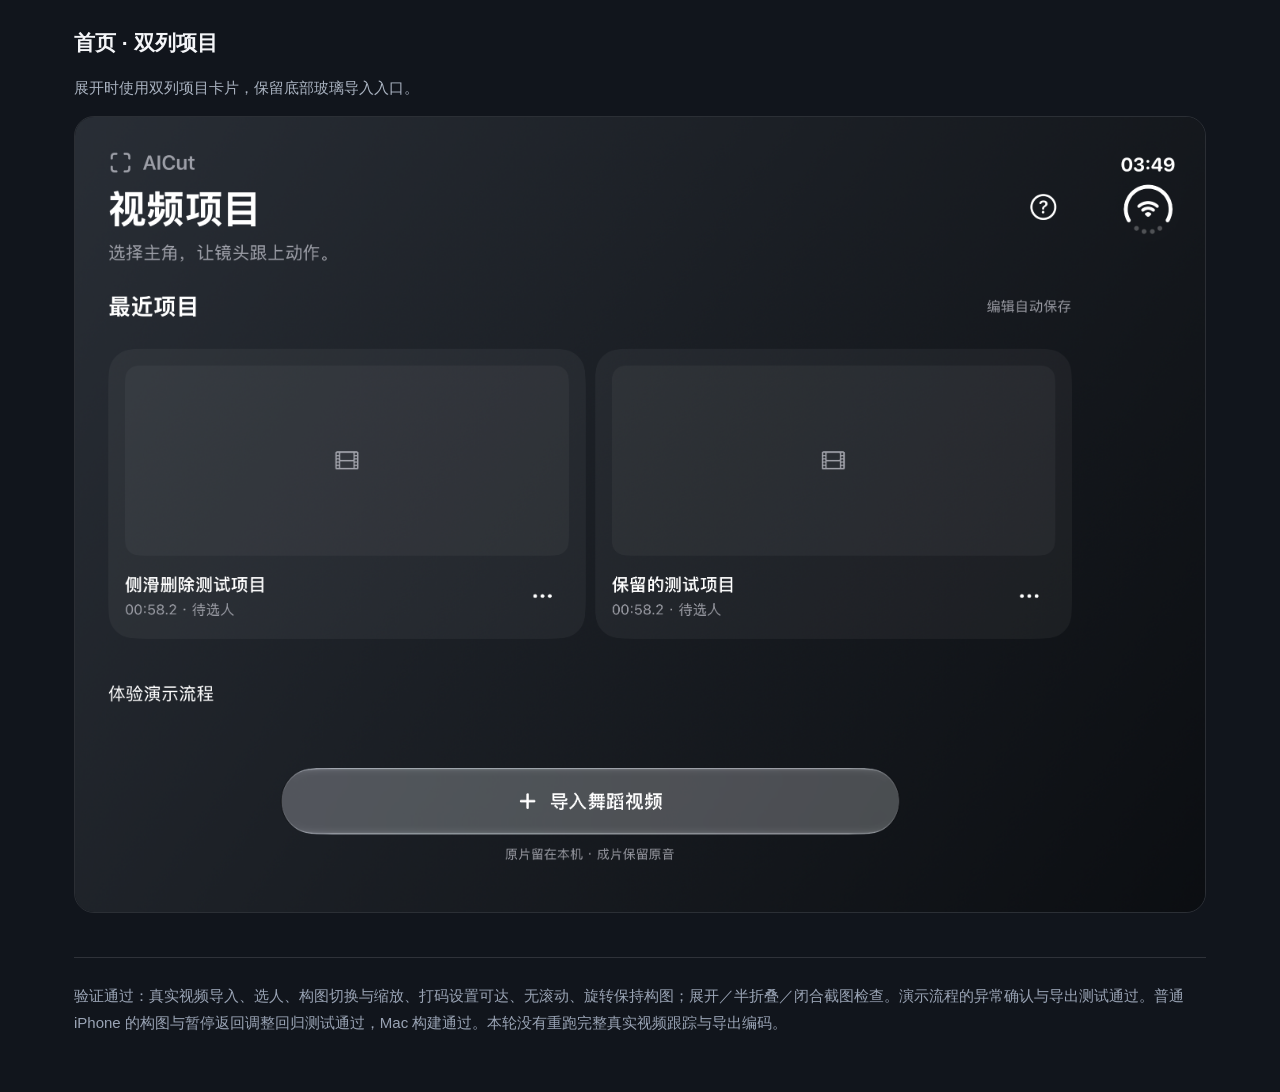
<file: docs/validation/duo-redesign/review.html>
<!doctype html><html lang="zh-CN"><meta charset="utf-8"><meta name="viewport" content="width=device-width,initial-scale=1"><title>直拍鸭 · Duo 布局优化</title><style>*{box-sizing:border-box}body{margin:0;background:#11151c;color:#f4f5f8;font:15px -apple-system,BlinkMacSystemFont,sans-serif}main{max-width:1180px;margin:auto;padding:56px 24px}small{color:#ffcb46;letter-spacing:3px}h1{font-size:34px;letter-spacing:-1px}p{color:#aab3c1;line-height:1.8}header{padding-bottom:28px;border-bottom:1px solid #ffffff20}section{margin:44px 0}h2{font-size:21px}img{display:block;width:100%;border:1px solid #ffffff1c;border-radius:20px}section.portrait img{max-width:430px}footer{color:#9aa4b5;border-top:1px solid #ffffff20;padding-top:24px;line-height:1.8}</style><main><aside class="synthetic-notice" style="padding:14px 18px;margin:0 0 24px;border:1px solid #8196ae55;border-radius:12px;font-size:14px;line-height:1.7">模拟素材说明：人物、缩略图和成片示例均为绘制的模拟图或应用演示截图。历史页面中的真实素材已替换为对应功能的模拟示例，不再代表原测试帧；下方历史验证数据不变。</aside><header><small>直拍鸭 / IPHONE DUO</small><h1>更大的画面，更明确的操作位置。</h1><p>iPhone Duo · iOS 27.1 模拟人物界面截图。使用桌面 3840 × 2160、37.92 秒原视频验证；编辑页无需滚动。</p></header><section class="landscape"><h2>展开 · 全览选人</h2><p>视频区域扩大，时间轴回到画面下方；右侧只放设置与操作。</p><a href="../../design-assets/duo/selection.png"><img src="../../design-assets/duo/selection.png" alt="展开 · 全览选人" loading="lazy"></a></section><section class="landscape"><h2>构图 · 预览与操作分区</h2><p>玻璃比例切换、缩放和独立居中；工具不挤占时间轴。</p><a href="../../design-assets/duo/composition.png"><img src="../../design-assets/duo/composition.png" alt="构图 · 预览与操作分区" loading="lazy"></a></section><section class="landscape"><h2>打码 · 原位设置</h2><p>触控选项分组展示，主操作保持底部整行可达。</p><a href="../../design-assets/duo/redaction.png"><img src="../../design-assets/duo/redaction.png" alt="打码 · 原位设置" loading="lazy"></a></section><section class="landscape"><h2>半折叠 · 按折痕分区</h2><p>系统可以重新分配两侧空间，避免硬性比例导致内容消失。</p><a href="../../design-assets/duo/partial.png"><img src="../../design-assets/duo/partial.png" alt="半折叠 · 按折痕分区" loading="lazy"></a></section><section class="portrait"><h2>外屏 · 单列编辑</h2><p>闭合后保留所选主角，回到紧凑的手机布局。</p><a href="../../design-assets/duo/closed.png"><img src="../../design-assets/duo/closed.png" alt="外屏 · 单列编辑" loading="lazy"></a></section><section class="landscape"><h2>首页 · 双列项目</h2><p>展开时使用双列项目卡片，保留底部玻璃导入入口。</p><a href="../../design-assets/duo/library.png"><img src="../../design-assets/duo/library.png" alt="首页 · 双列项目" loading="lazy"></a></section><footer>验证通过：真实视频导入、选人、构图切换与缩放、打码设置可达、无滚动、旋转保持构图；展开／半折叠／闭合截图检查。演示流程的异常确认与导出测试通过。普通 iPhone 的构图与暂停返回调整回归测试通过，Mac 构建通过。本轮没有重跑完整真实视频跟踪与导出编码。</footer></main></html>
</file>
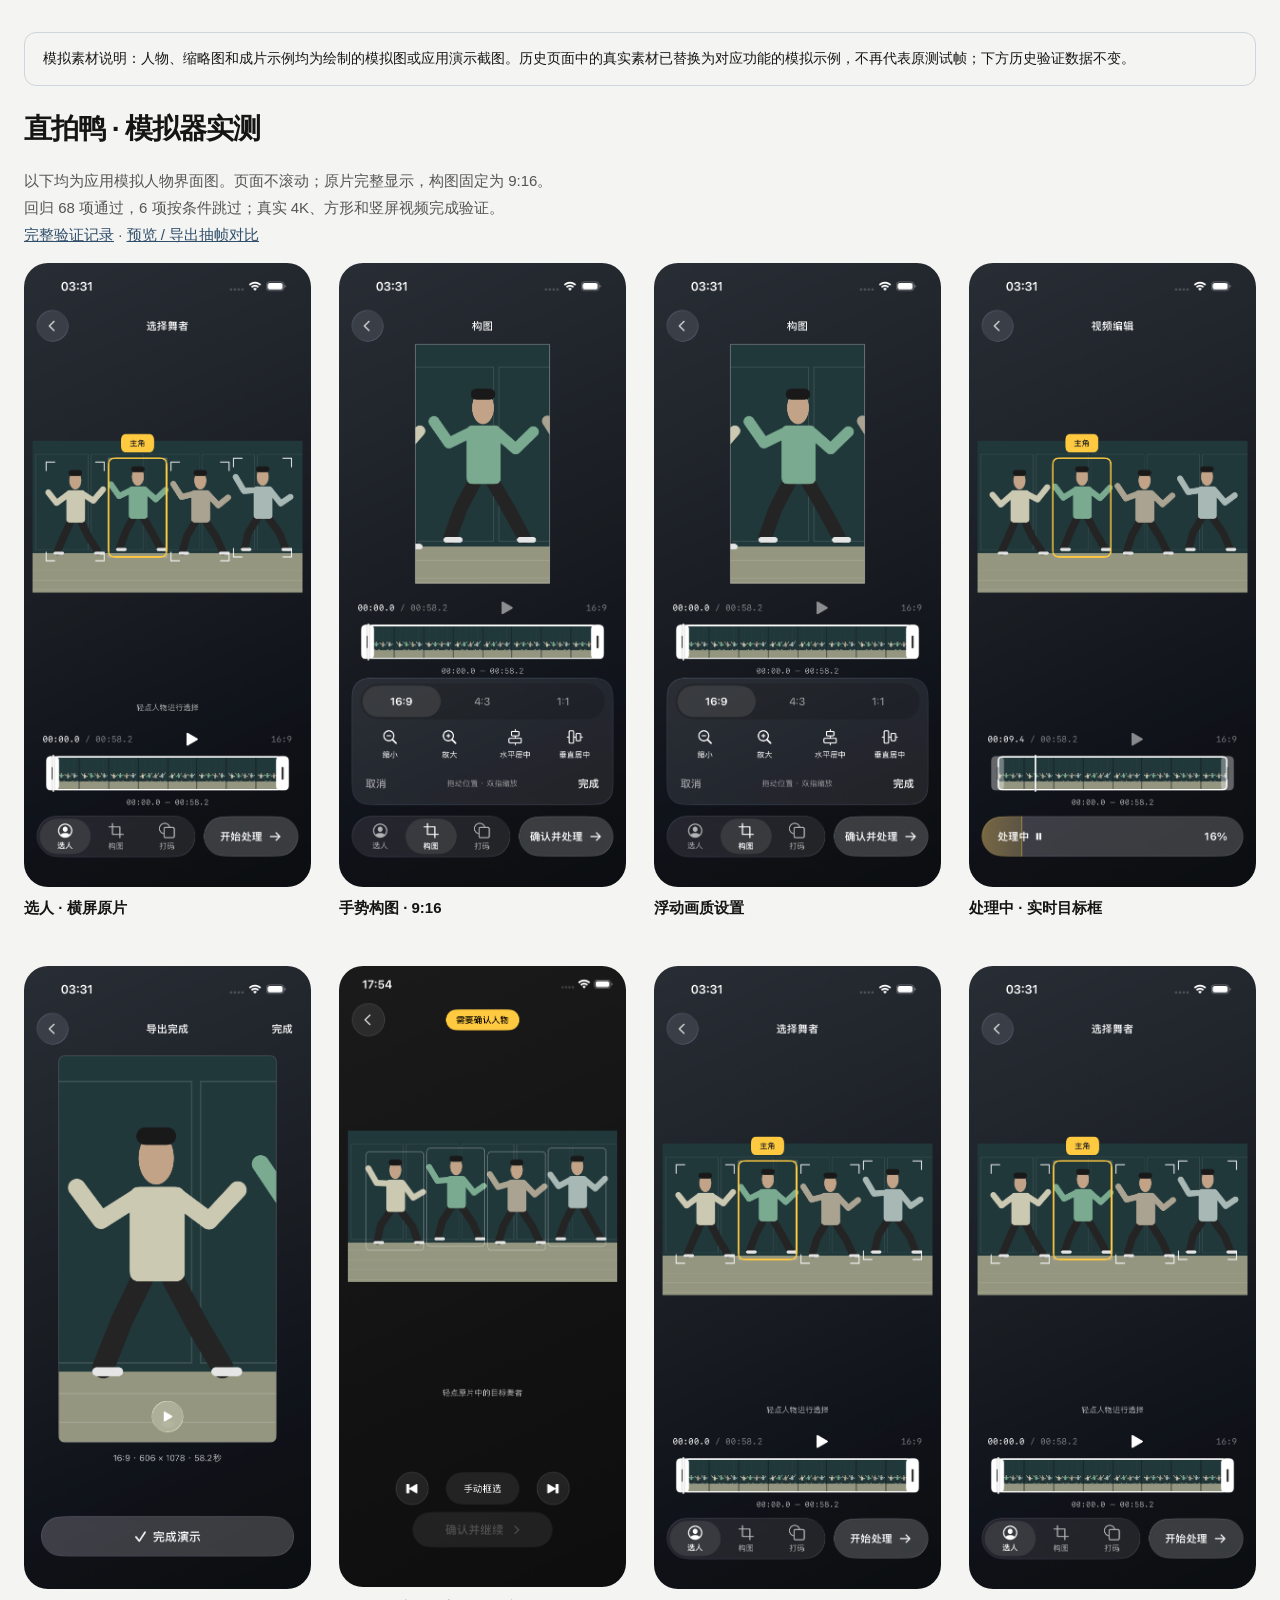
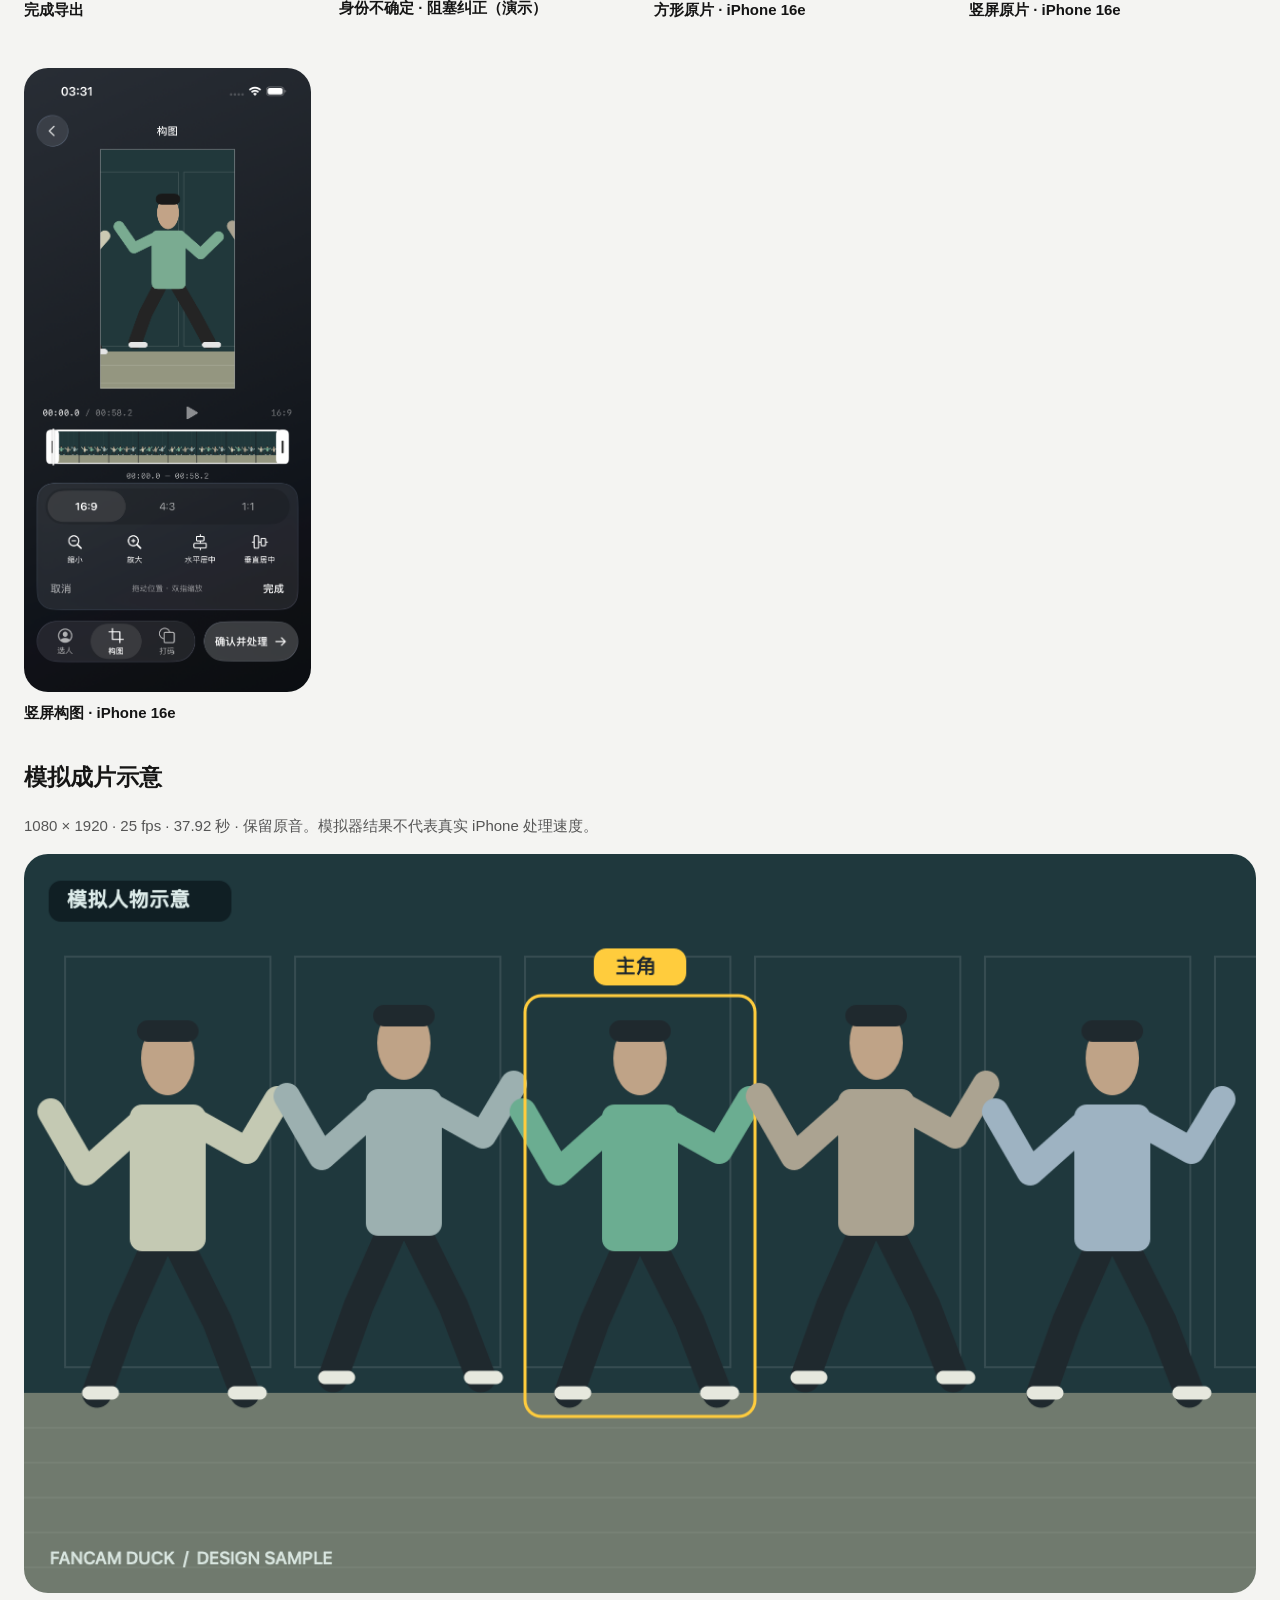
<file: docs/validation/immersive-ui/review.html>
<!doctype html><html lang="zh-CN"><meta charset="utf-8"><meta name="viewport" content="width=device-width,initial-scale=1"><title>直拍鸭 · 模拟器实测</title><style>body{margin:0;background:#f4f4f2;color:#151515;font:15px -apple-system,BlinkMacSystemFont,sans-serif}main{max-width:1280px;margin:auto;padding:32px 24px}h1{font-size:28px;letter-spacing:-1px}p{line-height:1.8;color:#555}a{color:#314f6c}section{display:grid;grid-template-columns:repeat(auto-fit,minmax(230px,1fr));gap:28px}figure{margin:0}img{display:block;width:100%;border-radius:24px;background:#171717}figcaption{padding:12px 0 20px;font-weight:600}video{display:block;max-width:320px;width:100%;max-height:600px;background:#171717;border-radius:16px}</style><main><aside class="synthetic-notice" style="padding:14px 18px;margin:0 0 24px;border:1px solid #8196ae55;border-radius:12px;font-size:14px;line-height:1.7">模拟素材说明：人物、缩略图和成片示例均为绘制的模拟图或应用演示截图。历史页面中的真实素材已替换为对应功能的模拟示例，不再代表原测试帧；下方历史验证数据不变。</aside><h1>直拍鸭 · 模拟器实测</h1><p>以下均为应用模拟人物界面图。页面不滚动；原片完整显示，构图固定为 9:16。<br>回归 68 项通过，6 项按条件跳过；真实 4K、方形和竖屏视频完成验证。<br><a href="validation.json">完整验证记录</a> · <a href="composition-parity.json">预览 / 导出抽帧对比</a></p><section><figure><img src="../../design-assets/phone/selection.png" alt="选人 · 横屏原片" loading="lazy"><figcaption>选人 · 横屏原片</figcaption></figure><figure><img src="../../design-assets/phone/composition.png" alt="手势构图 · 9:16" loading="lazy"><figcaption>手势构图 · 9:16</figcaption></figure><figure><img src="../../design-assets/phone/composition.png" alt="浮动画质设置" loading="lazy"><figcaption>浮动画质设置</figcaption></figure><figure><img src="../../design-assets/phone/processing.png" alt="处理中 · 实时目标框" loading="lazy"><figcaption>处理中 · 实时目标框</figcaption></figure><figure><img src="../../design-assets/phone/export-complete.png" alt="完成导出" loading="lazy"><figcaption>完成导出</figcaption></figure><figure><img src="04-blocking-recovery.png" alt="身份不确定 · 阻塞纠正（演示）" loading="lazy"><figcaption>身份不确定 · 阻塞纠正（演示）</figcaption></figure><figure><img src="../../design-assets/phone/selection.png" alt="方形原片 · iPhone 16e" loading="lazy"><figcaption>方形原片 · iPhone 16e</figcaption></figure><figure><img src="../../design-assets/phone/selection.png" alt="竖屏原片 · iPhone 16e" loading="lazy"><figcaption>竖屏原片 · iPhone 16e</figcaption></figure><figure><img src="../../design-assets/phone/composition.png" alt="竖屏构图 · iPhone 16e" loading="lazy"><figcaption>竖屏构图 · iPhone 16e</figcaption></figure></section><h2>模拟成片示意</h2><p>1080 × 1920 · 25 fps · 37.92 秒 · 保留原音。模拟器结果不代表真实 iPhone 处理速度。</p><img src="../../design-assets/baseline.png" alt="模拟人物效果示意，静态设计图片" loading="lazy"></main></html>
</file>
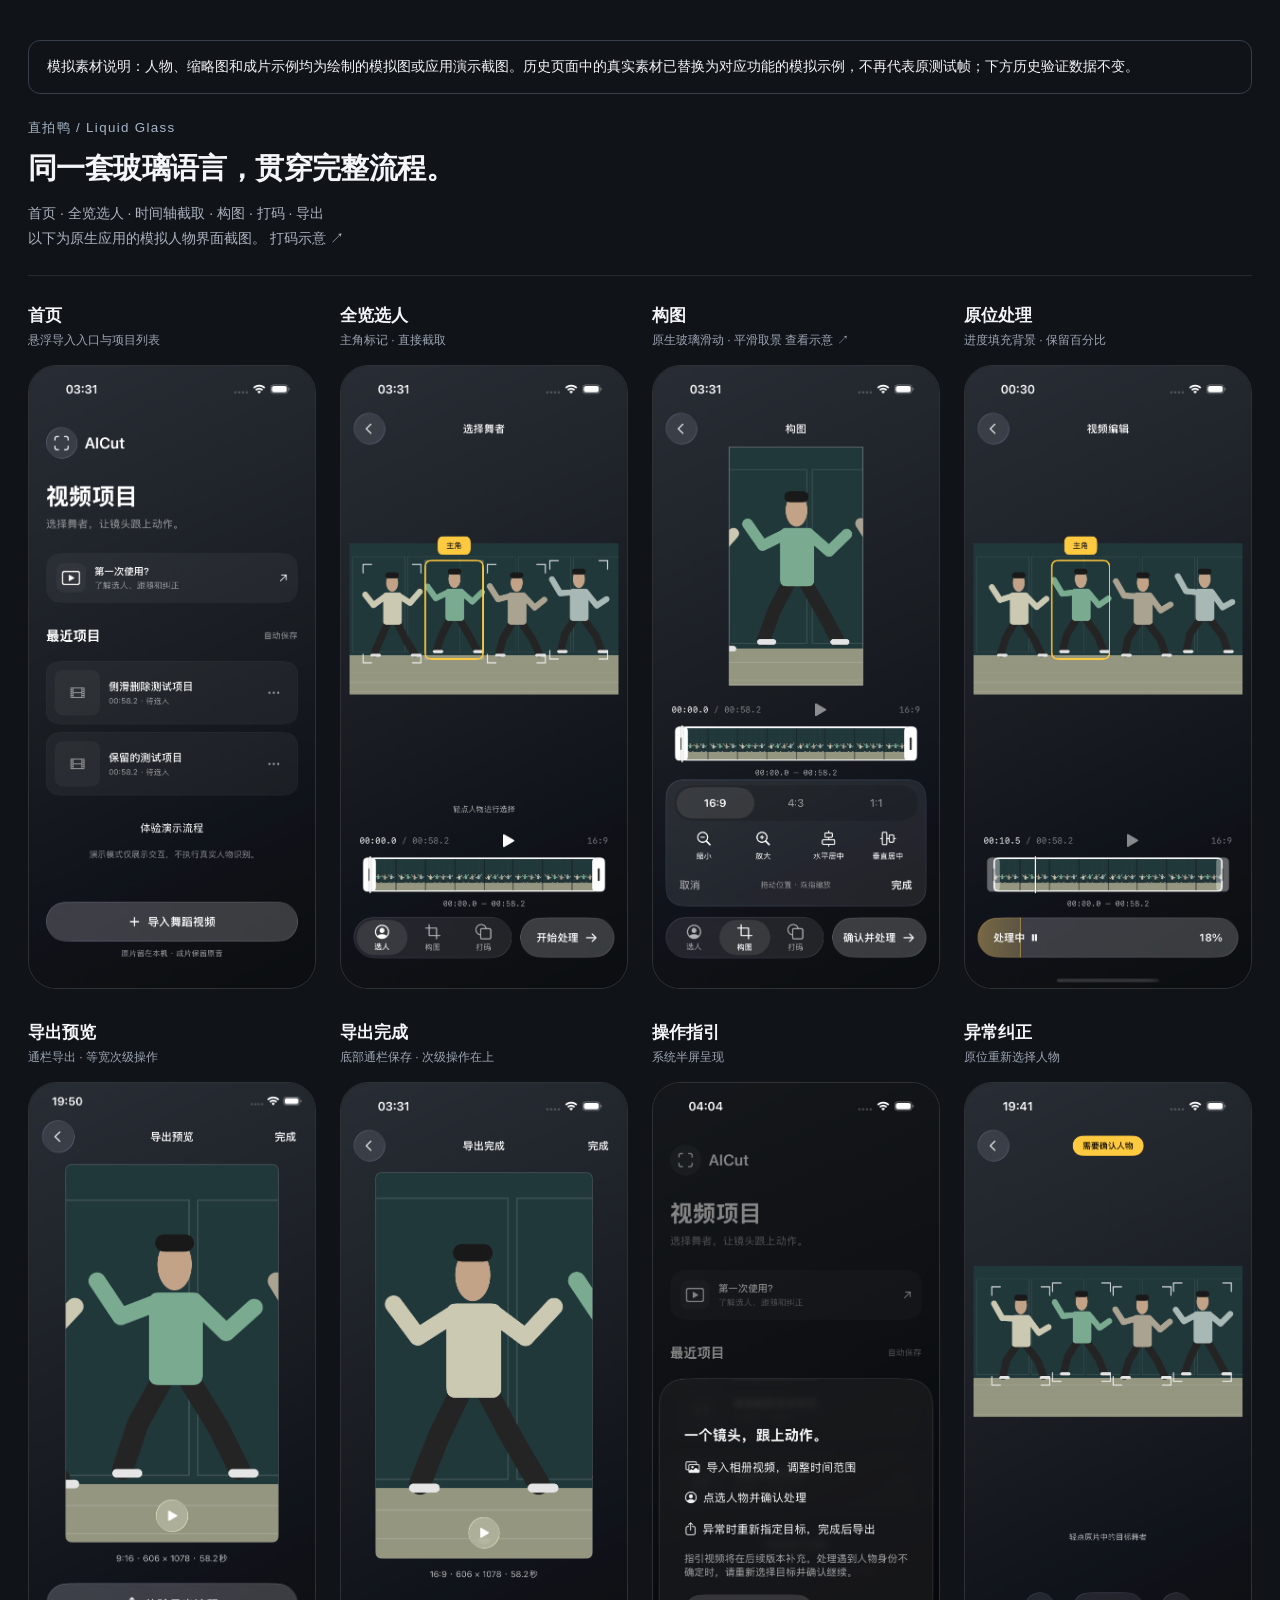
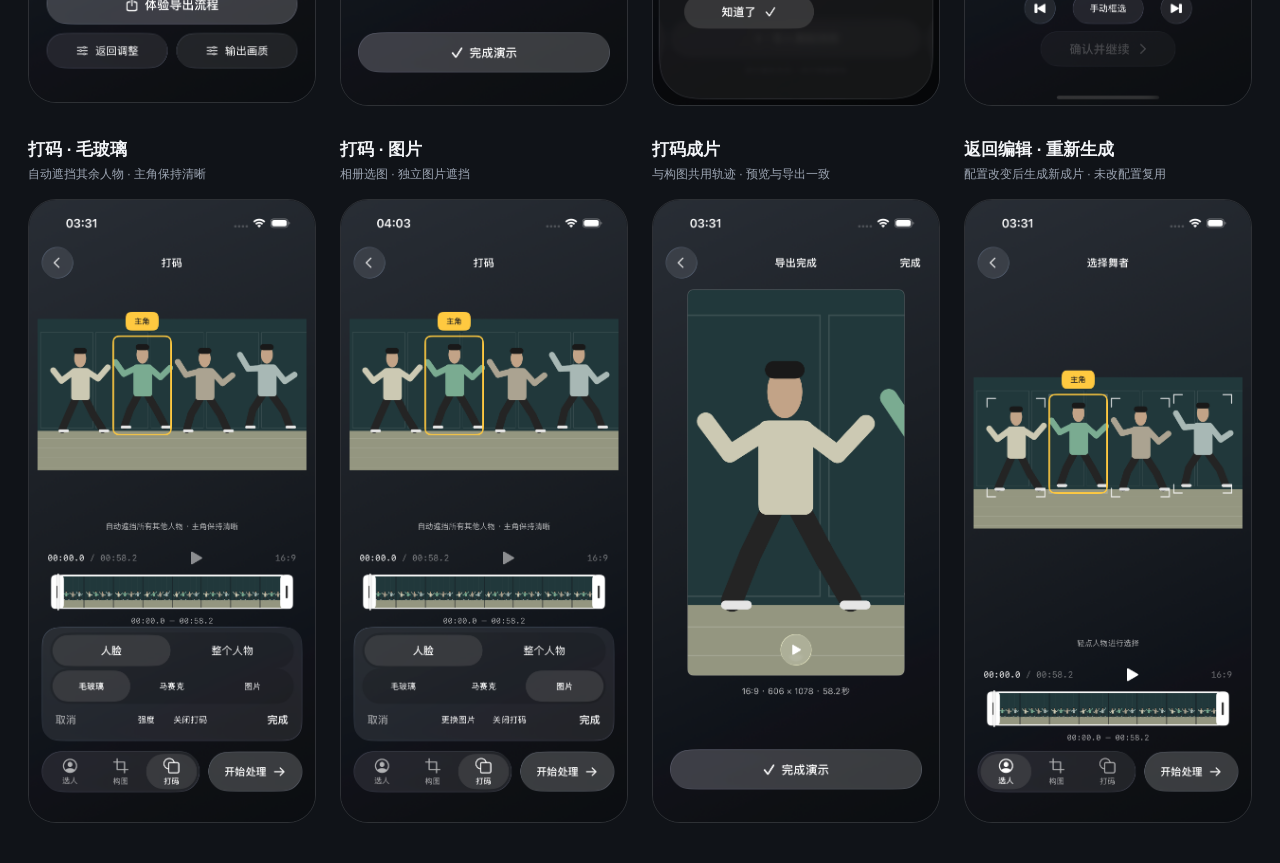
<file: docs/validation/liquid-glass/review.html>
<!doctype html><html lang="zh-CN"><meta charset="utf-8"><meta name="viewport" content="width=device-width,initial-scale=1"><title>直拍鸭 · 通透玻璃界面</title><style>*{box-sizing:border-box}body{margin:0;background:#101318;color:#f3f5f8;font-family:-apple-system,BlinkMacSystemFont,"PingFang SC",sans-serif}main{max-width:1400px;margin:auto;padding:40px 28px}header{border-bottom:1px solid #ffffff18;padding-bottom:24px;margin-bottom:28px}header small{color:#a7b7c9;letter-spacing:.1em}h1{font-size:29px;letter-spacing:-.6px;margin:12px 0}header p{color:#abb3bf;line-height:1.8;margin:0;font-size:14px}.grid{display:grid;grid-template-columns:repeat(auto-fit,minmax(235px,1fr));gap:32px 24px}figure{margin:0;min-width:0}h2{font-size:17px;margin:0 0 5px}figcaption p{font-size:12px;color:#9da6b4;margin:0 0 16px}img{width:100%;height:auto;display:block;border-radius:28px;border:1px solid #ffffff20}a{color:inherit;text-decoration:none}@media(max-width:550px){main{padding:26px 18px}.grid{grid-template-columns:repeat(2,minmax(0,1fr));gap:26px 12px}h1{font-size:25px}h2{font-size:15px}figcaption p{min-height:30px;font-size:11px}img{border-radius:18px}}</style><main><aside class="synthetic-notice" style="padding:14px 18px;margin:0 0 24px;border:1px solid #8196ae55;border-radius:12px;font-size:14px;line-height:1.7">模拟素材说明：人物、缩略图和成片示例均为绘制的模拟图或应用演示截图。历史页面中的真实素材已替换为对应功能的模拟示例，不再代表原测试帧；下方历史验证数据不变。</aside><header><small>直拍鸭 / Liquid Glass</small><h1>同一套玻璃语言，贯穿完整流程。</h1><p>首页 · 全览选人 · 时间轴截取 · 构图 · 打码 · 导出<br>以下为原生应用的模拟人物界面截图。 <a href="../redaction/review.html" target="_blank">打码示意 ↗</a></p></header><section class="grid"><figure><figcaption><h2>首页</h2><p>悬浮导入入口与项目列表</p></figcaption><a href="../../design-assets/phone/home.png" target="_blank"><img src="../../design-assets/phone/home.png" alt="首页，模拟人物界面截图" loading="lazy"></a></figure><figure><figcaption><h2>全览选人</h2><p>主角标记 · 直接截取</p></figcaption><a href="../../design-assets/phone/selection.png" target="_blank"><img src="../../design-assets/phone/selection.png" alt="全览选人，模拟人物界面截图" loading="lazy"></a></figure><figure><figcaption><h2>构图</h2><p>原生玻璃滑动 · 平滑取景 <a href="../../design-assets/baseline.png" target="_blank">查看示意 ↗</a></p></figcaption><a href="../../design-assets/phone/composition.png" target="_blank"><img src="../../design-assets/phone/composition.png" alt="构图，模拟人物界面截图" loading="lazy"></a></figure><figure><figcaption><h2>原位处理</h2><p>进度填充背景 · 保留百分比</p></figcaption><a href="processing.png" target="_blank"><img src="processing.png" alt="原编辑页显示处理进度" loading="lazy"></a></figure><figure><figcaption><h2>导出预览</h2><p>通栏导出 · 等宽次级操作</p></figcaption><a href="export-preview.png" target="_blank"><img src="export-preview.png" alt="导出预览，模拟人物界面截图" loading="lazy"></a></figure><figure><figcaption><h2>导出完成</h2><p>底部通栏保存 · 次级操作在上</p></figcaption><a href="../../design-assets/phone/export-complete.png" target="_blank"><img src="../../design-assets/phone/export-complete.png" alt="导出完成，模拟人物界面截图" loading="lazy"></a></figure><figure><figcaption><h2>操作指引</h2><p>系统半屏呈现</p></figcaption><a href="../../design-assets/phone/guide.png" target="_blank"><img src="../../design-assets/phone/guide.png" alt="操作指引，模拟人物界面截图" loading="lazy"></a></figure><figure><figcaption><h2>异常纠正</h2><p>原位重新选择人物</p></figcaption><a href="recovery.png" target="_blank"><img src="recovery.png" alt="异常纠正，模拟人物界面截图" loading="lazy"></a></figure><figure><figcaption><h2>打码 · 毛玻璃</h2><p>自动遮挡其余人物 · 主角保持清晰</p></figcaption><a href="../../design-assets/phone/redaction-face.png" target="_blank"><img src="../../design-assets/phone/redaction-face.png" alt="打码 · 毛玻璃，模拟人物界面截图" loading="lazy"></a></figure><figure><figcaption><h2>打码 · 图片</h2><p>相册选图 · 独立图片遮挡</p></figcaption><a href="../../design-assets/phone/redaction-image.png" target="_blank"><img src="../../design-assets/phone/redaction-image.png" alt="打码 · 图片，模拟人物界面截图" loading="lazy"></a></figure><figure><figcaption><h2>打码成片</h2><p>与构图共用轨迹 · 预览与导出一致</p></figcaption><a href="../../design-assets/phone/export-complete.png" target="_blank"><img src="../../design-assets/phone/export-complete.png" alt="打码成片，模拟人物界面截图" loading="lazy"></a></figure><figure><figcaption><h2>返回编辑 · 重新生成</h2><p>配置改变后生成新成片 · 未改配置复用</p></figcaption><a href="../../design-assets/phone/selection.png" target="_blank"><img src="../../design-assets/phone/selection.png" alt="正方形模拟成片示意" loading="lazy"></a></figure></section></main></html>
</file>
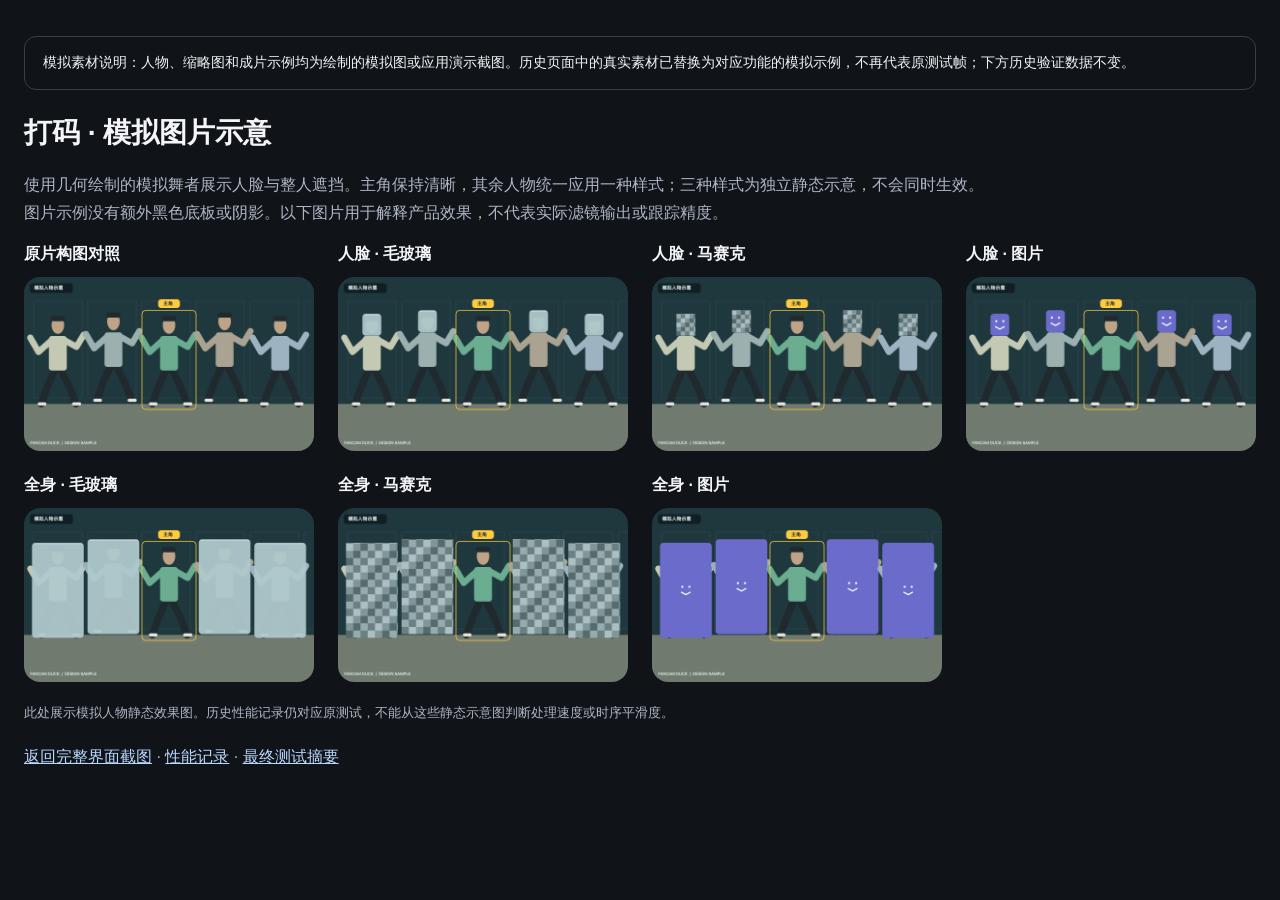
<file: docs/validation/redaction/review.html>
<!doctype html><html lang="zh-CN"><meta charset="utf-8"><meta name="viewport" content="width=device-width,initial-scale=1"><title>直拍鸭 · 打码验证</title><style>*{box-sizing:border-box}body{margin:0;background:#101318;color:#f3f5f8;font:16px -apple-system,BlinkMacSystemFont,"PingFang SC",sans-serif}main{max-width:1350px;margin:auto;padding:36px 24px}h1{font-size:28px}p{color:#adb6c4;line-height:1.8}section{display:grid;grid-template-columns:repeat(auto-fit,minmax(240px,1fr));gap:24px}figure{margin:0}figcaption{margin:0 0 12px;font-weight:600}img{display:block;width:100%;height:auto;background:#000;border-radius:16px}a{color:#b9d9ff}small{color:#adb6c4}</style><main><aside class="synthetic-notice" style="padding:14px 18px;margin:0 0 24px;border:1px solid #8196ae55;border-radius:12px;font-size:14px;line-height:1.7">模拟素材说明：人物、缩略图和成片示例均为绘制的模拟图或应用演示截图。历史页面中的真实素材已替换为对应功能的模拟示例，不再代表原测试帧；下方历史验证数据不变。</aside><h1>打码 · 模拟图片示意</h1><p>使用几何绘制的模拟舞者展示人脸与整人遮挡。主角保持清晰，其余人物统一应用一种样式；三种样式为独立静态示意，不会同时生效。<br>图片示例没有额外黑色底板或阴影。以下图片用于解释产品效果，不代表实际滤镜输出或跟踪精度。</p><section><figure><figcaption>原片构图对照</figcaption><img src="../../design-assets/baseline.png" alt="模拟人物效果示意，静态设计图片" loading="lazy"></figure><figure><figcaption>人脸 · 毛玻璃</figcaption><img src="../../design-assets/face-frosted.png" alt="模拟人物效果示意，静态设计图片" loading="lazy"></figure><figure><figcaption>人脸 · 马赛克</figcaption><img src="../../design-assets/face-mosaic.png" alt="模拟人物效果示意，静态设计图片" loading="lazy"></figure><figure><figcaption>人脸 · 图片</figcaption><img src="../../design-assets/face-image.png" alt="模拟人物效果示意，静态设计图片" loading="lazy"></figure><figure><figcaption>全身 · 毛玻璃</figcaption><img src="../../design-assets/person-frosted.png" alt="模拟人物效果示意，静态设计图片" loading="lazy"></figure><figure><figcaption>全身 · 马赛克</figcaption><img src="../../design-assets/person-mosaic.png" alt="模拟人物效果示意，静态设计图片" loading="lazy"></figure><figure><figcaption>全身 · 图片</figcaption><img src="../../design-assets/person-image.png" alt="模拟人物效果示意，静态设计图片" loading="lazy"></figure></section><p><small>此处展示模拟人物静态效果图。历史性能记录仍对应原测试，不能从这些静态示意图判断处理速度或时序平滑度。</small></p><p><a href="../liquid-glass/review.html?revision=redaction">返回完整界面截图</a> · <a href="metrics.json">性能记录</a> · <a href="final-summary.json">最终测试摘要</a></p></main></html>
</file>
